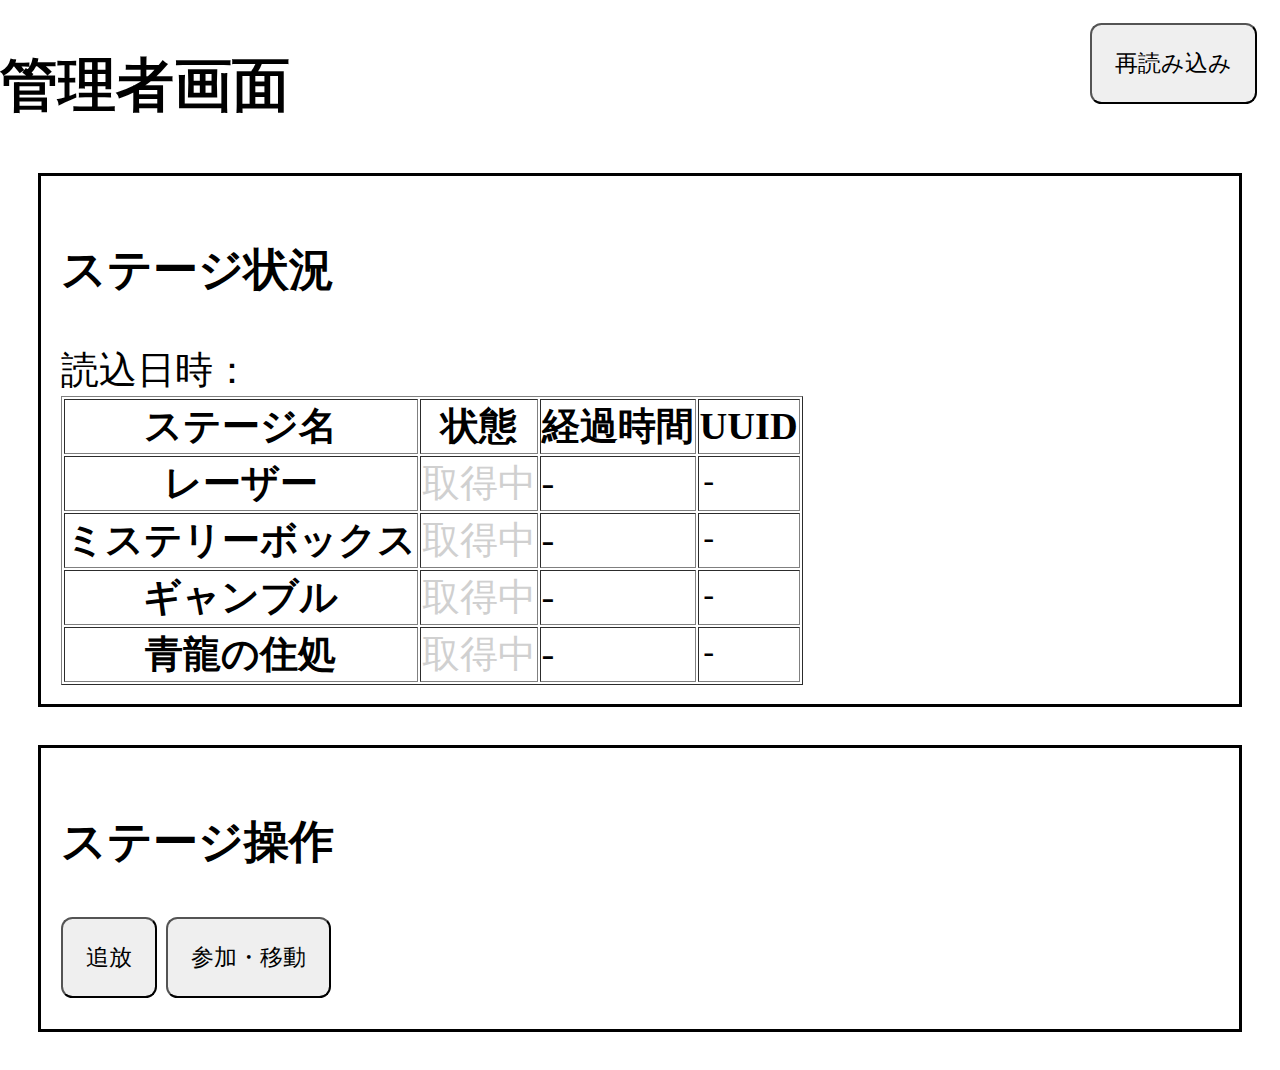
<file: admin/index.html>
<!DOCTYPE html>
<html lang="ja">
<head>
    <meta charset="UTF-8">
    <meta name="viewport" content="width=device-width, initial-scale=1.0">
    <link href="style.css" rel="stylesheet">
    <title>脱出ゲーム　管理者画面</title>
</head>
<body>
    <h2>管理者画面</h2>
    <!-- <span>peer_id: </span><span id="peer_id">接続中</span> -->
    <div class="div-box">
        <h3>ステージ状況</h3>
        <button id="reload-trg">再読み込み</button>
        <span>読込日時：</span><span id="reload-time"></span><br>
        <table border="1">
            <tr>
                <th>ステージ名</th>
                <th>状態</th>
                <th>経過時間</th>
                <th>UUID</th>
            </tr>
            <tr>
                <th>レーザー</th>
                <td id="s1" class="wait">取得中</td> 
                <td id="t1">-</td>
                <td id="u1" class="mono">-</td>
            </tr>
            <!-- <tr>
                <th>謎解き①</th>
                <td id="s2" class="wait">取得中</td> 
                <td id="t2">-</td>
                <td id="u2" class="mono">-</td>
            </tr> -->
            <tr>
                <th>ミステリーボックス</th>
                <td id="s2" class="wait">取得中</td> 
                <td id="t2">-</td>
                <td id="u2" class="mono">-</td>
            </tr>
            <!-- <tr>
                <th>謎解き②</th>
                <td id="s4" class="wait">取得中</td> 
                <td id="t4">-</td>
                <td id="u4" class="mono">-</td>
            </tr> -->
            <tr>
                <th>ギャンブル</th>
                <td id="s3" class="wait">取得中</td> 
                <td id="t3">-</td>
                <td id="u3" class="mono">-</td>
            </tr>
            <tr>
                <th>青龍の住処</th>
                <td id="s4" class="wait">取得中</td> 
                <td id="t4">-</td>
                <td id="u4" class="mono">-</td>
            </tr>
        </table>
    </div>
    <div class="div-box">
        <h3>ステージ操作</h3>
        <button id="kick-trg">追放</button>
        <button id="add-trg">参加・移動</button>
    </div>
    <div id="kicker" class="alert" style="display: none;">
        <div class="dialog">
            <span class="center_text">追放したいユーザーのいるルームを選択</span><br>
            <select id="room-selector">
                <option value="laser">レーザー</option>
                <!-- <option value="mystery_1">謎解き①</option> -->
                <option value="box">ミステリーボックス</option>
                <!-- <option value="mystery_2">謎解き②</option> -->
                <option value="trump">ギャンブル</option>
                <option value="mystery_last">青龍の住処</option>
            </select><br>
            <button id="allow">OK</button>
            <button id="reject">Cancel</button>
        </div>
    </div>
    <div id="adder" class="alert" style="display: none;">
        <div class="dialog">
            <span class="center_text">参加・移動させたいユーザーのUUIDとルームを選択</span><br>
            <input type="text" id="uuid-enter-1" placeholder="8桁" style="width:4em" maxlength="8">-
            <input type="text" id="uuid-enter-2" placeholder="4桁" style="width:2em" maxlength="4">-
            <input type="text" id="uuid-enter-3" placeholder="4桁" style="width:2em" maxlength="4">-
            <input type="text" id="uuid-enter-4" placeholder="4桁" style="width:2em" maxlength="4">-
            <input type="text" id="uuid-enter-5" placeholder="12桁" style="width:6em" maxlength="12">
            <button id="generate-uuid">UUID生成</button>
            <select id="room-selector">
                <option value="laser">レーザー</option>
                <!-- <option value="mystery_1">謎解き①</option> -->
                <option value="box">ミステリーボックス</option>
                <!-- <option value="mystery_2">謎解き②</option> -->
                <option value="trump">ギャンブル</option>
                <option value="mystery_last">青龍の住処</option>
            </select><br>
            <button id="allow">OK</button>
            <button id="reject">Cancel</button>
        </div>
    </div>
    <!-- <div class="div-box">
        <h3>接続中ユーザー</h3>
        <table border="1" id="connecting_users">
            <tr>
                <th>UUID</th>
                <th>PeerID</th>
                <th>送信状態</th>
                <th>受信状態</th>
            </tr>
        </table>
    </div> -->
    <script
        src="https://code.jquery.com/jquery-3.7.1.slim.min.js"
        integrity="sha256-kmHvs0B+OpCW5GVHUNjv9rOmY0IvSIRcf7zGUDTDQM8="
        crossorigin="anonymous"
    ></script>
    <!-- <script src="https://cdn.jsdelivr.net/npm/@skyway-sdk/room/dist/skyway_room-latest.js"></script> -->
    <script src="main.js"></script>
</body>
</html>
</file>
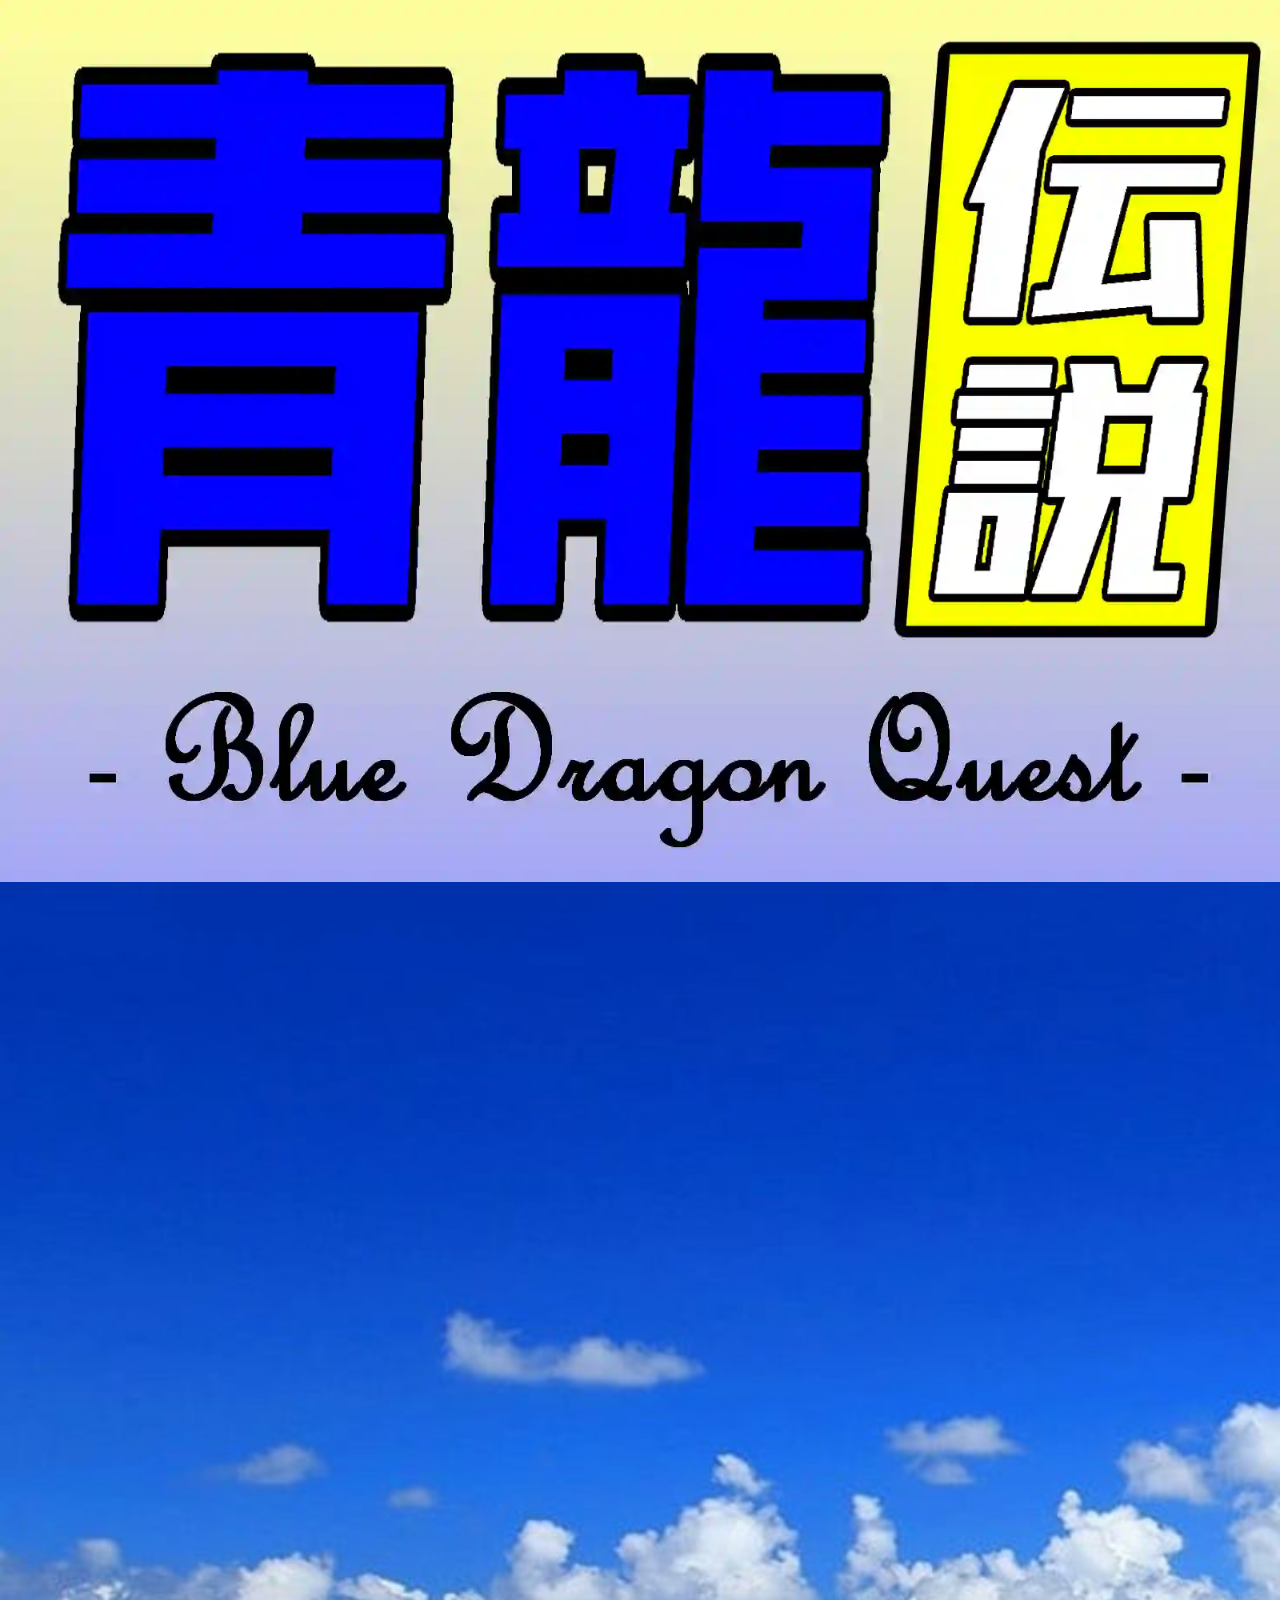
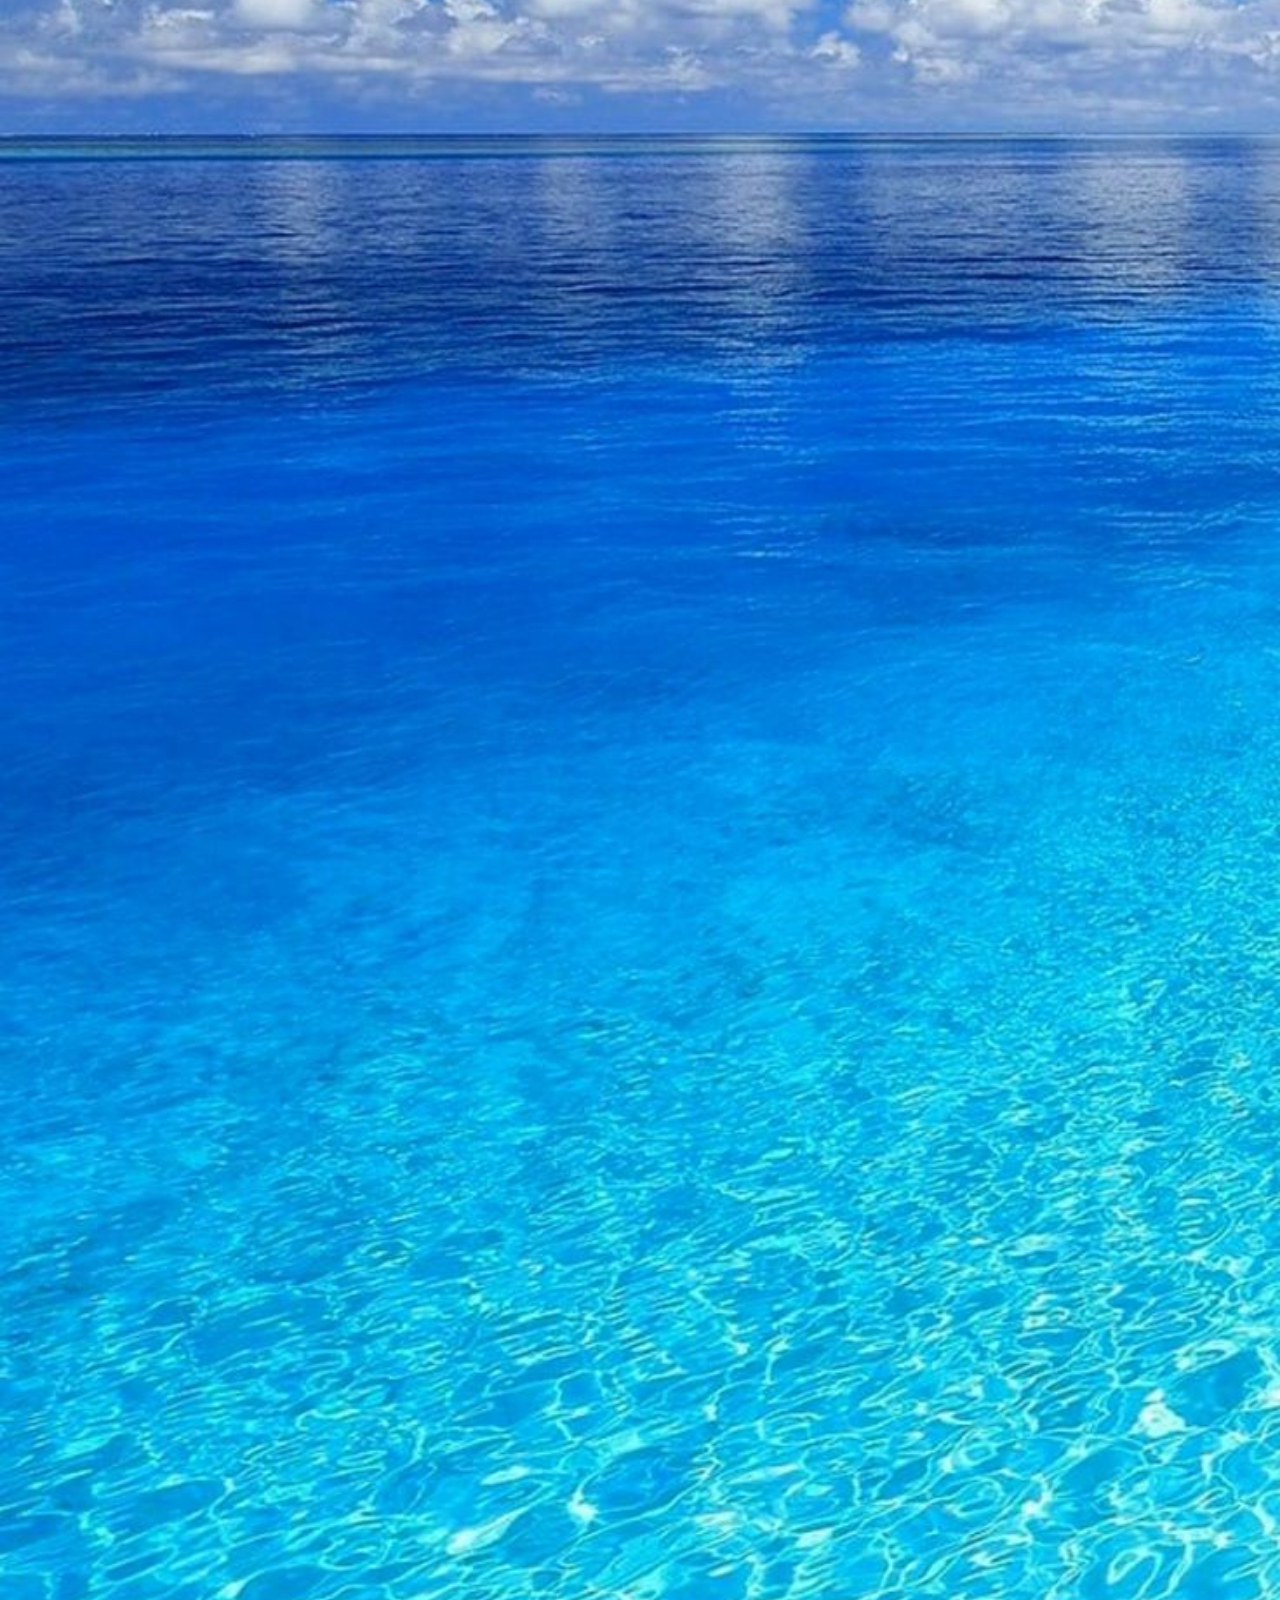
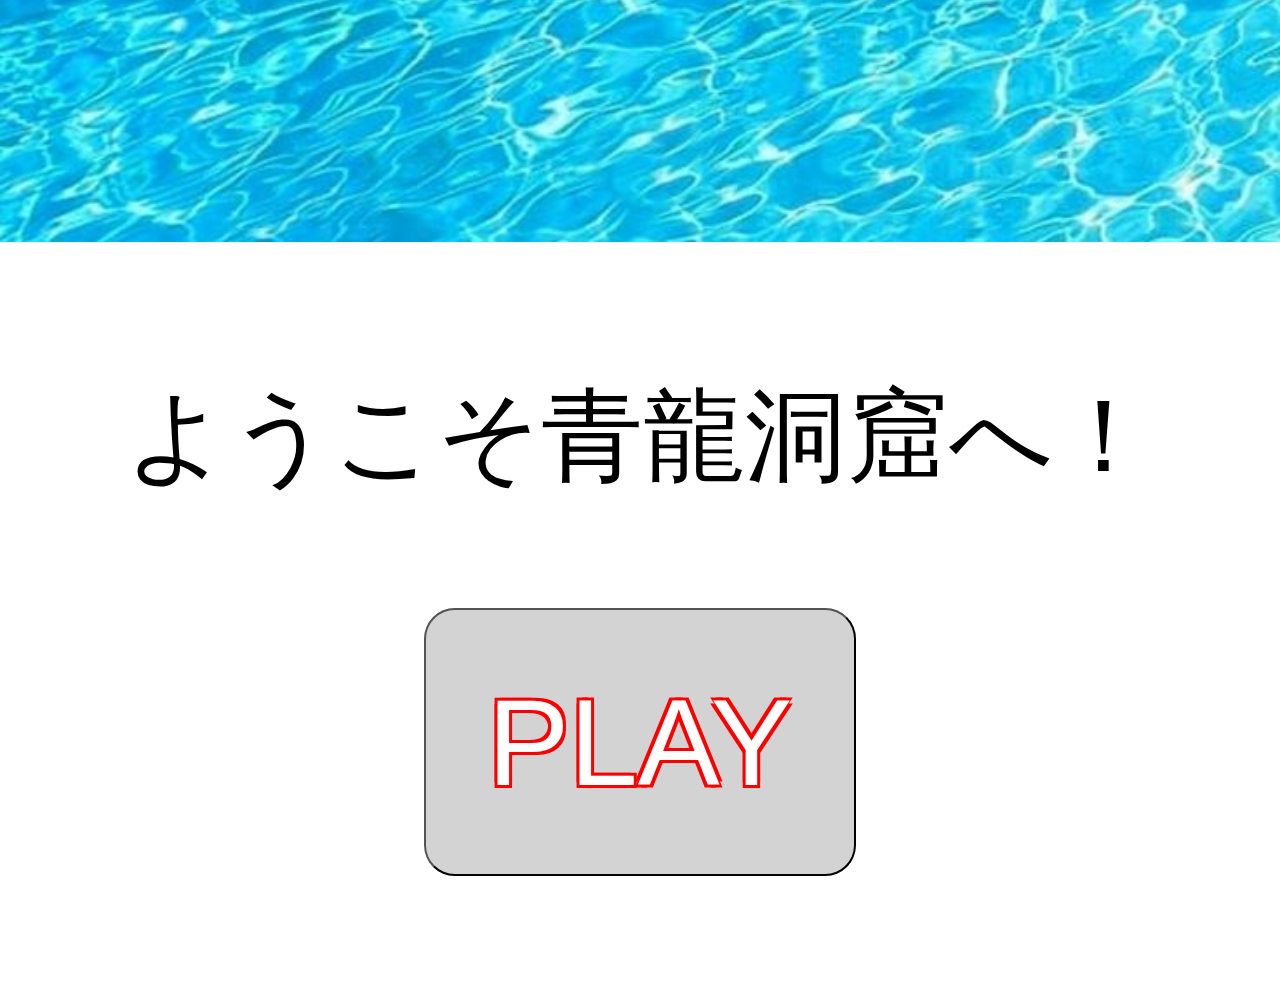
<file: introduction/index.html>
<!DOCTYPE html>
<html lang="ja">
<head>
    <meta charset="UTF-8">
    <meta name="viewport" content="width=device-width, initial-scale=1.0">
    <link href="style.css" rel="stylesheet">
    <title>青龍伝説 -説明-</title>
</head>
<body>
    <img class="title_banner" src="../img/title.webp">
    <img class="ocean" src="../img/ocean.jpeg">
    <p class="explain_text">
        ようこそ青龍洞窟へ！
    </p>
    <button class="next_page" onclick="location.href = '../rule/index.html'">
        <span class="play-txt">PLAY</span>
    </button>
</body>
</html>
</file>
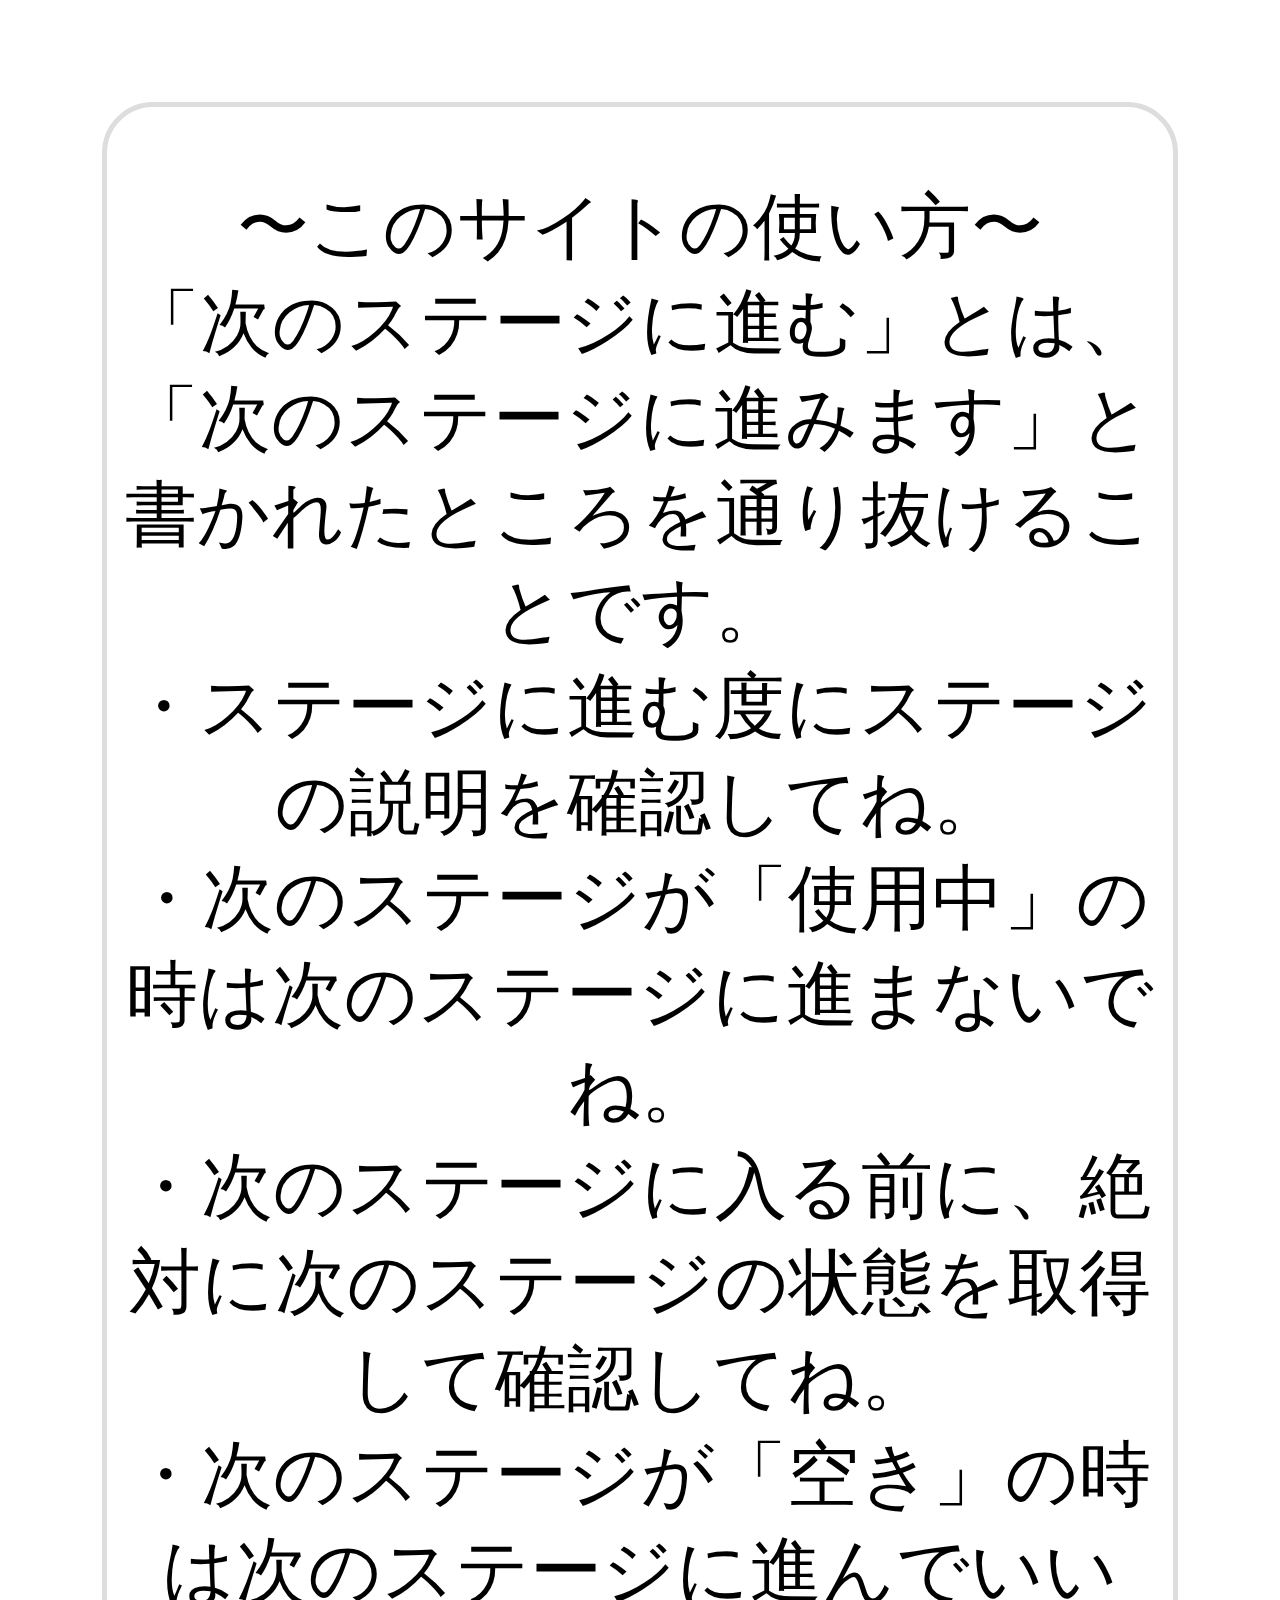
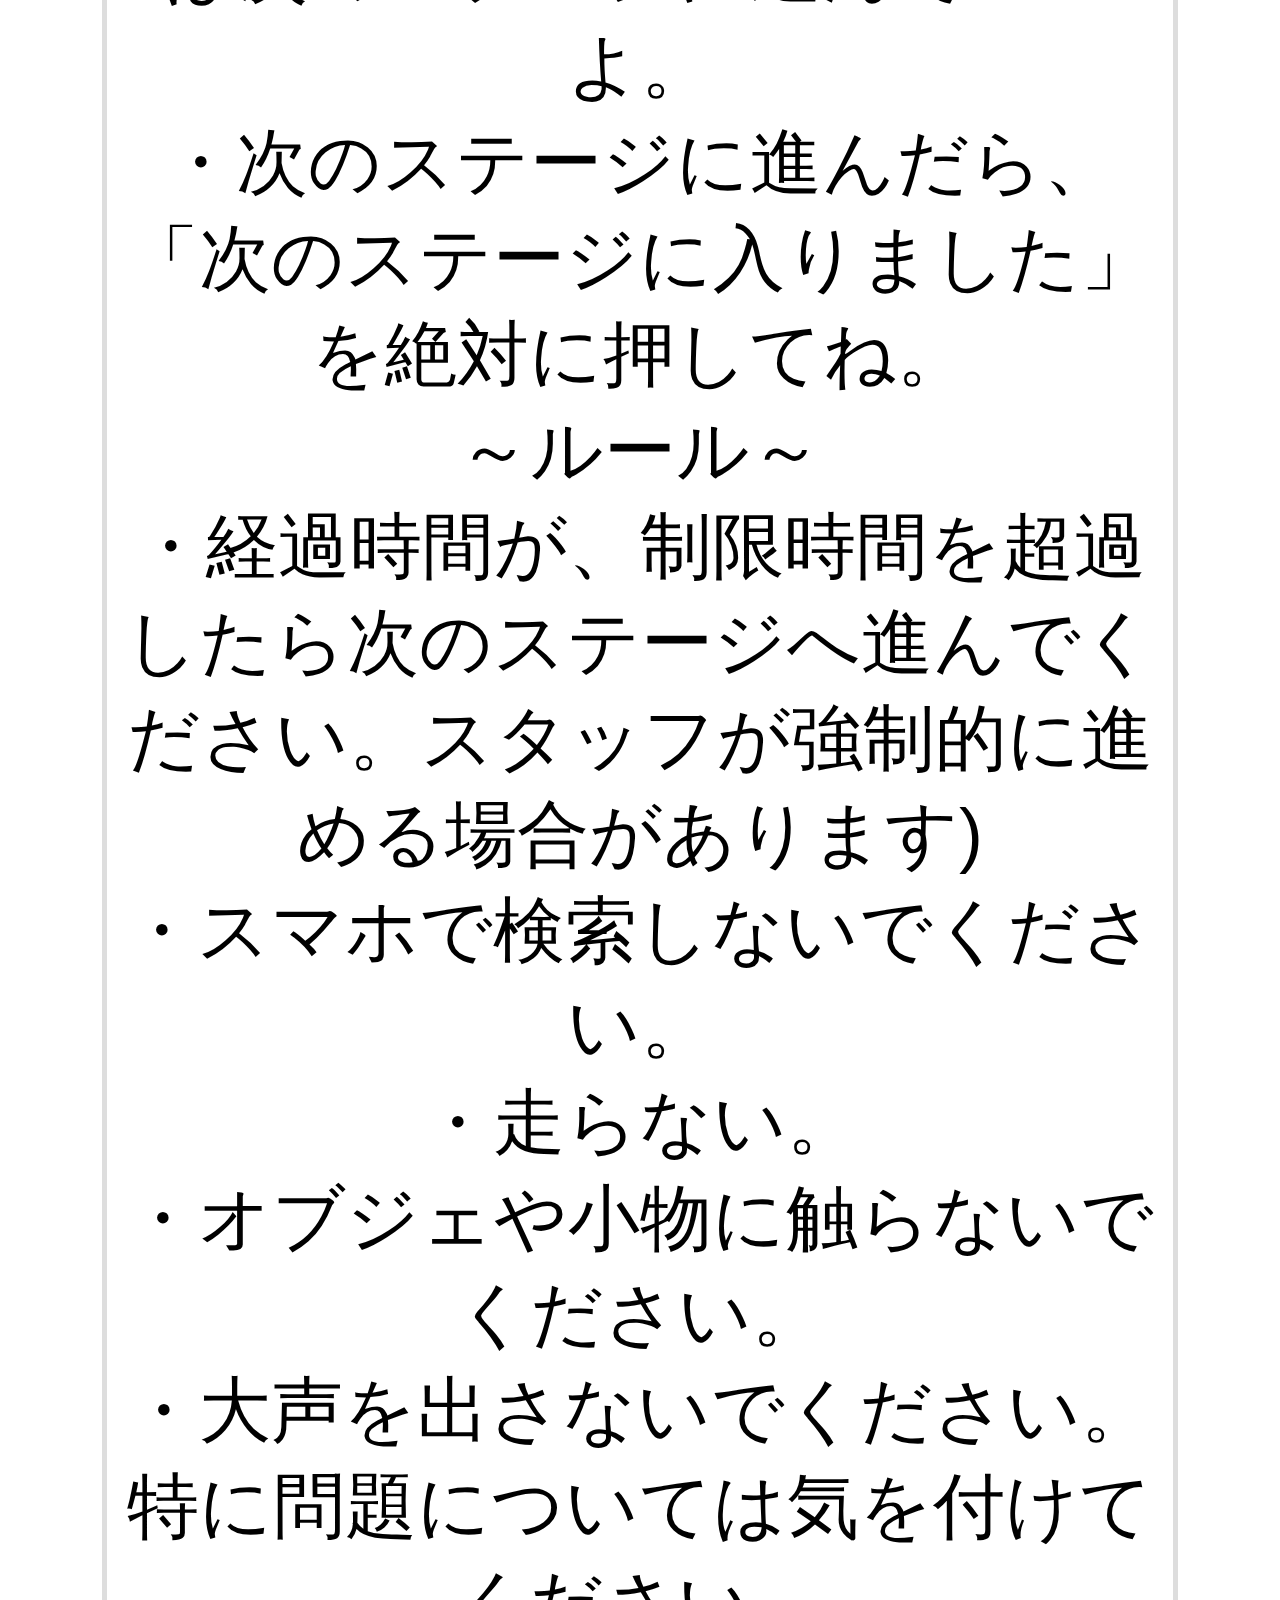
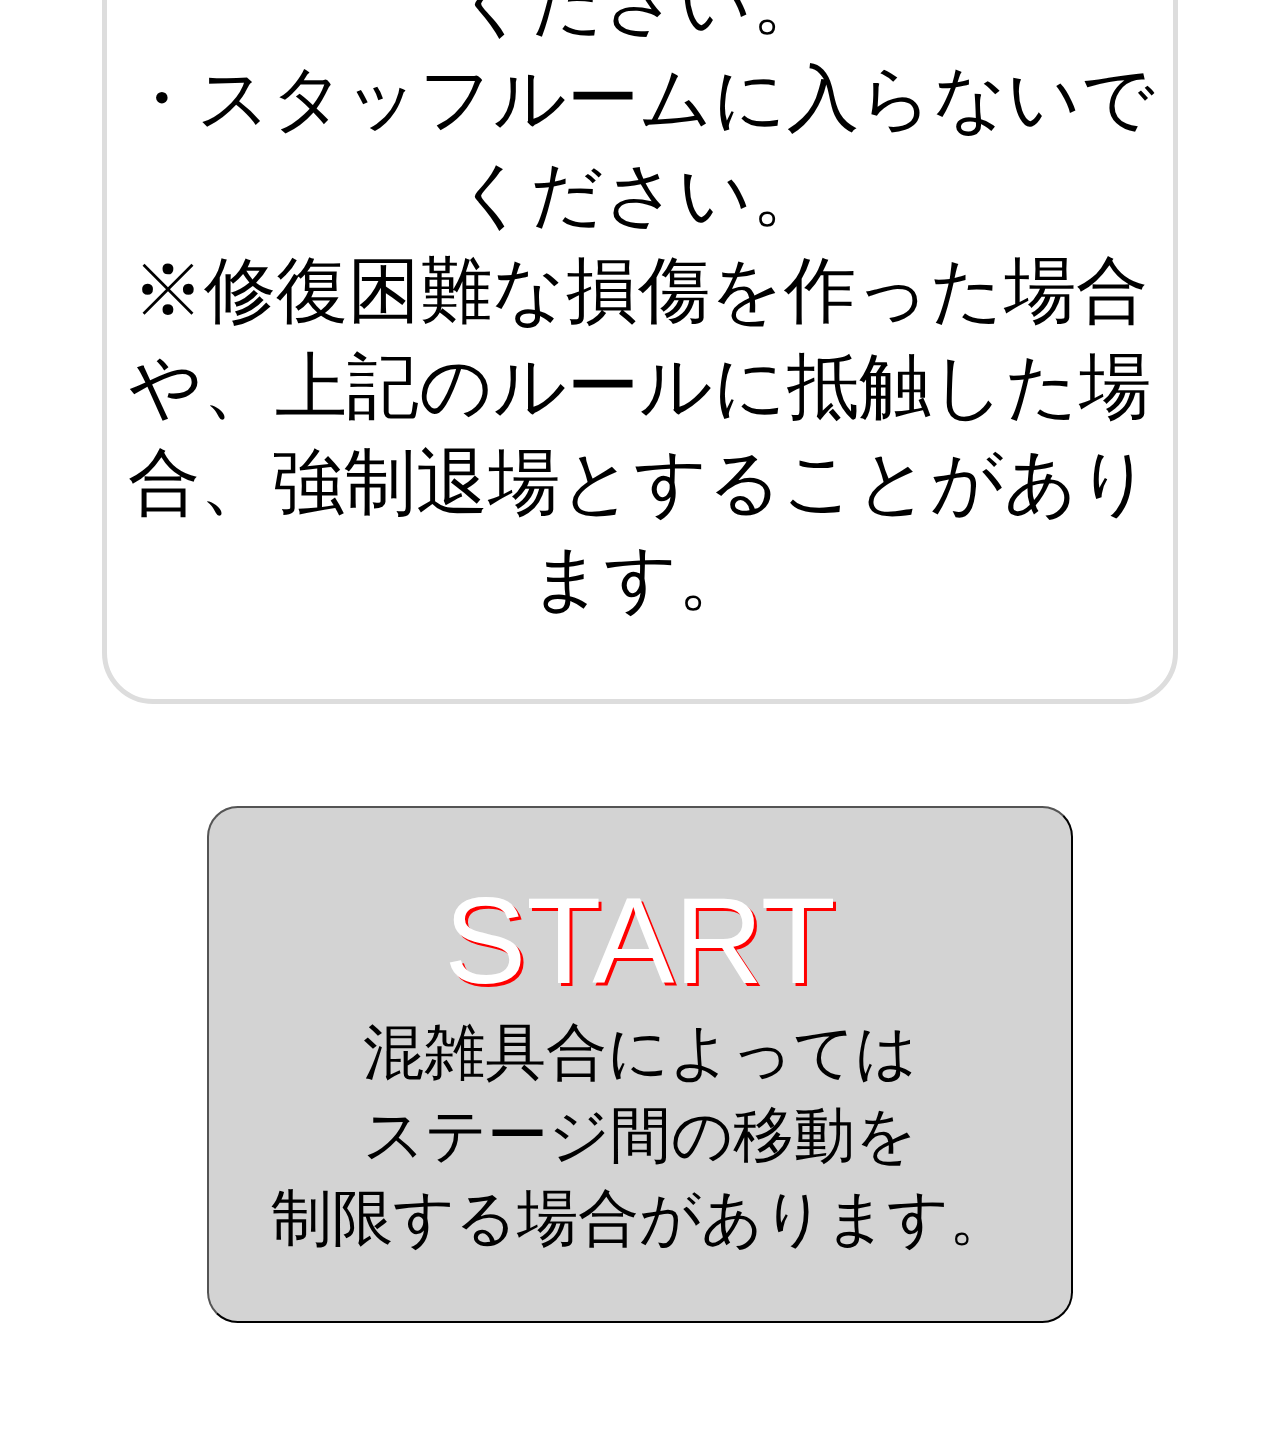
<file: rule/index.html>
<!DOCTYPE html>
<html lang="ja">
<head>
    <meta charset="UTF-8">
    <meta name="viewport" content="width=device-width, initial-scale=1.0">
    <link href="style.css" rel="stylesheet">
    <title>青龍伝説 -ルール説明-</title>
</head>
<body>
    <!-- <img class="ocean" src="./img/ocean.jpeg"> -->
    <div class="simple-box">
        <p class="explain_text">
            〜このサイトの使い方〜<br>
           「次のステージに進む」とは、「次のステージに進みます」と書かれたところを通り抜けることです。<br>
            ・ステージに進む度にステージの説明を確認してね。<br>
            ・次のステージが「使用中」の時は次のステージに進まないでね。<br>
            ・次のステージに入る前に、絶対に次のステージの状態を取得して確認してね。<br>
            ・次のステージが「空き」の時は次のステージに進んでいいよ。<br>
            ・次のステージに進んだら、「次のステージに入りました」を絶対に押してね。<br>
            ～ルール～<br>
            ・経過時間が、制限時間を超過したら次のステージへ進んでください。スタッフが強制的に進める場合があります)<br>
            ・スマホで検索しないでください。<br>
            ・走らない。<br>
            ・オブジェや小物に触らないでください。<br>
            ・大声を出さないでください。特に問題については気を付けてください。<br>
            ・スタッフルームに入らないでください。<br>
            ※修復困難な損傷を作った場合や、上記のルールに抵触した場合、強制退場とすることがあります。
        </p>
    </div>
    <button class="next_page" onclick="location.href = '../guest/index.html'">
        <span class="play-txt">START</span><br>
        混雑具合によっては<br>ステージ間の移動を<br>制限する場合があります。
    </button>
</body>
</html>
</file>
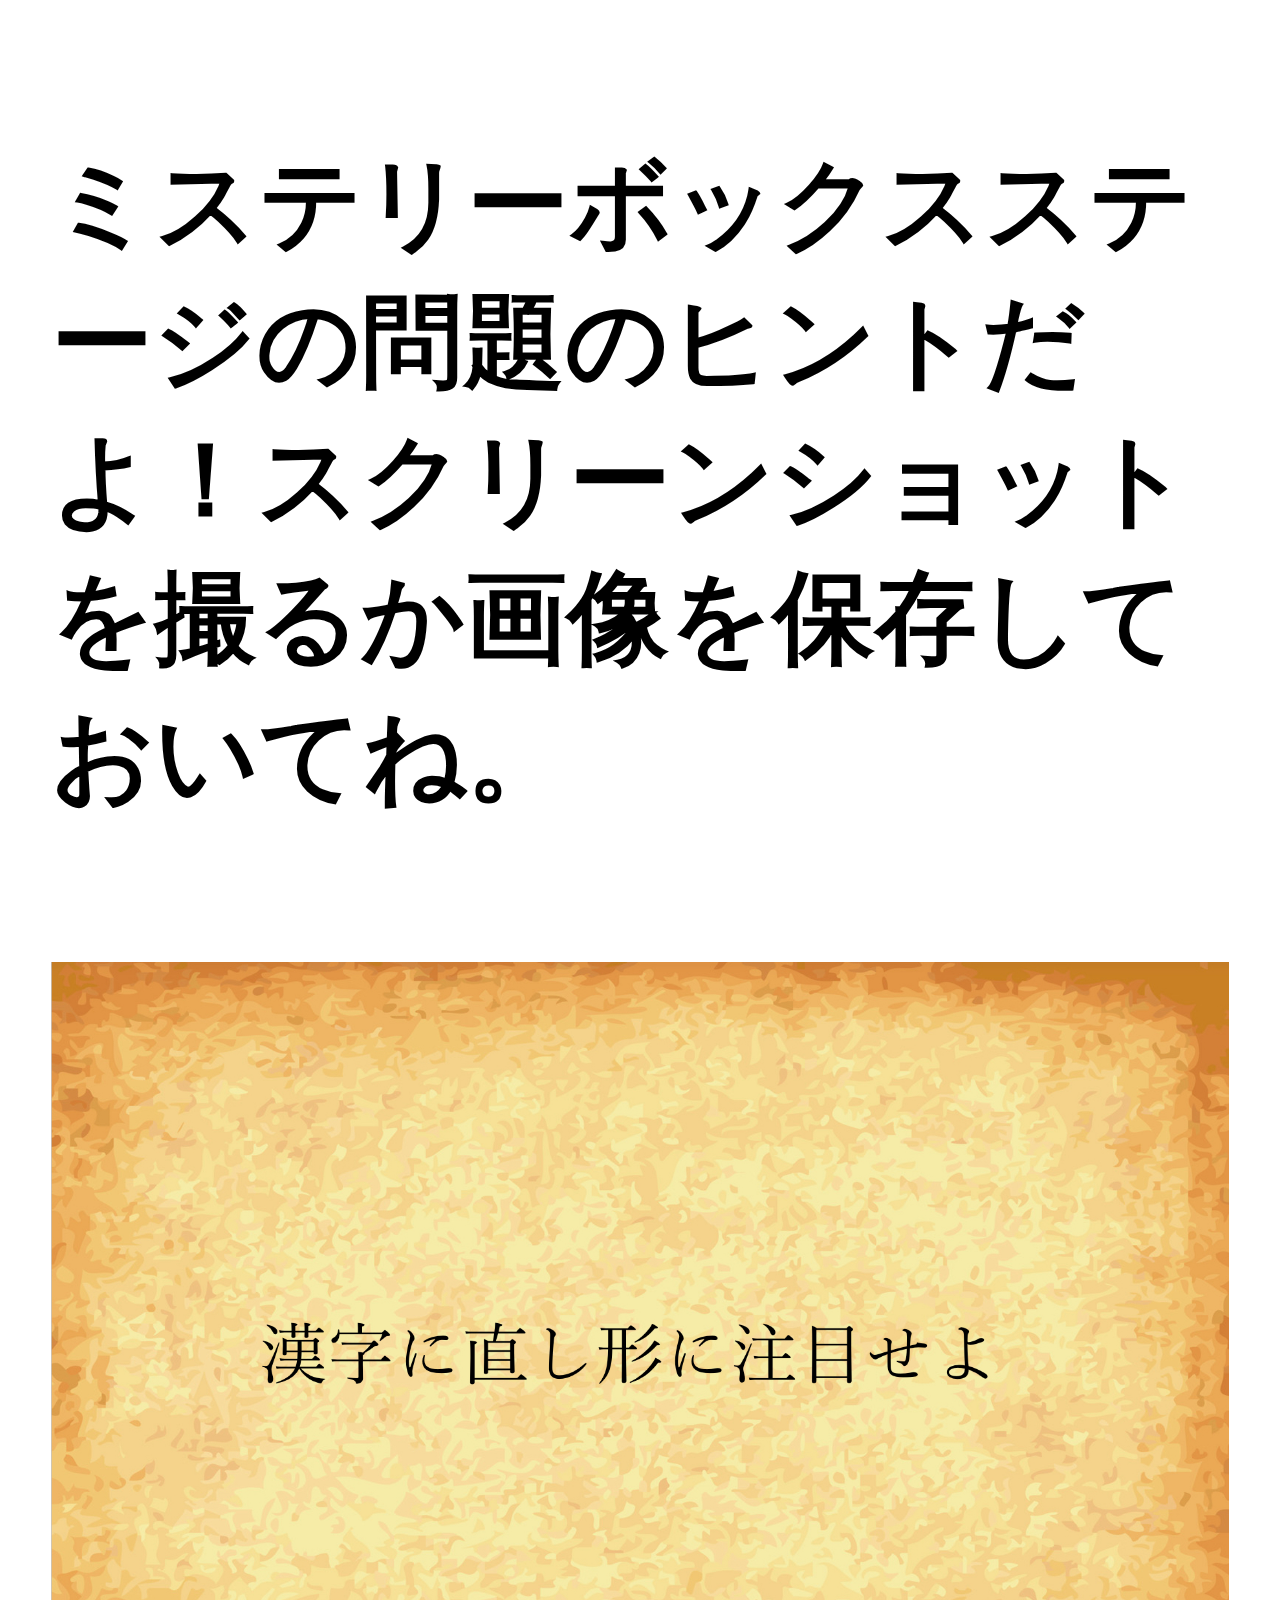
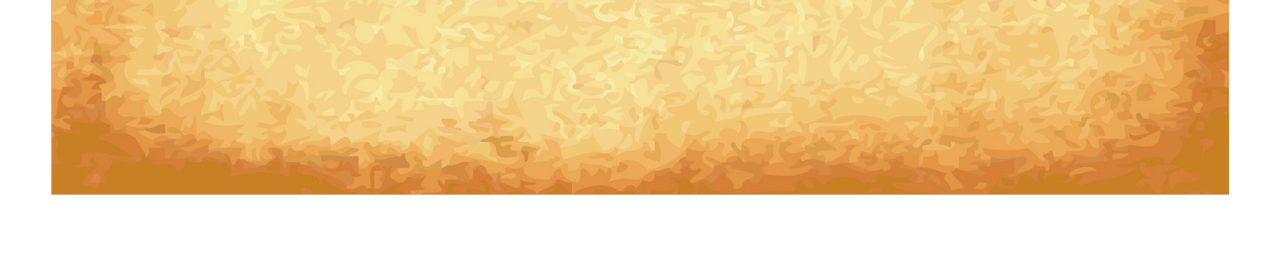
<file: hints/6d386407-5588-4181-99f7-c221aa18b8e6.html>
<!DOCTYPE html>
<html lang="ja">
<head>
    <meta charset="UTF-8">
    <meta name="viewport" content="width=device-width, initial-scale=1.0">
    <link href="style.css" rel="stylesheet">
    <title>ミステリーボックスヒント</title>
</head>
<body>
    <h4>ミステリーボックスステージの問題のヒントだよ！スクリーンショットを撮るか画像を保存しておいてね。</h4>
    <img src="6d386407-5588-4181-99f7-c221aa18b8e6.png">
</body>
</html>
</file>
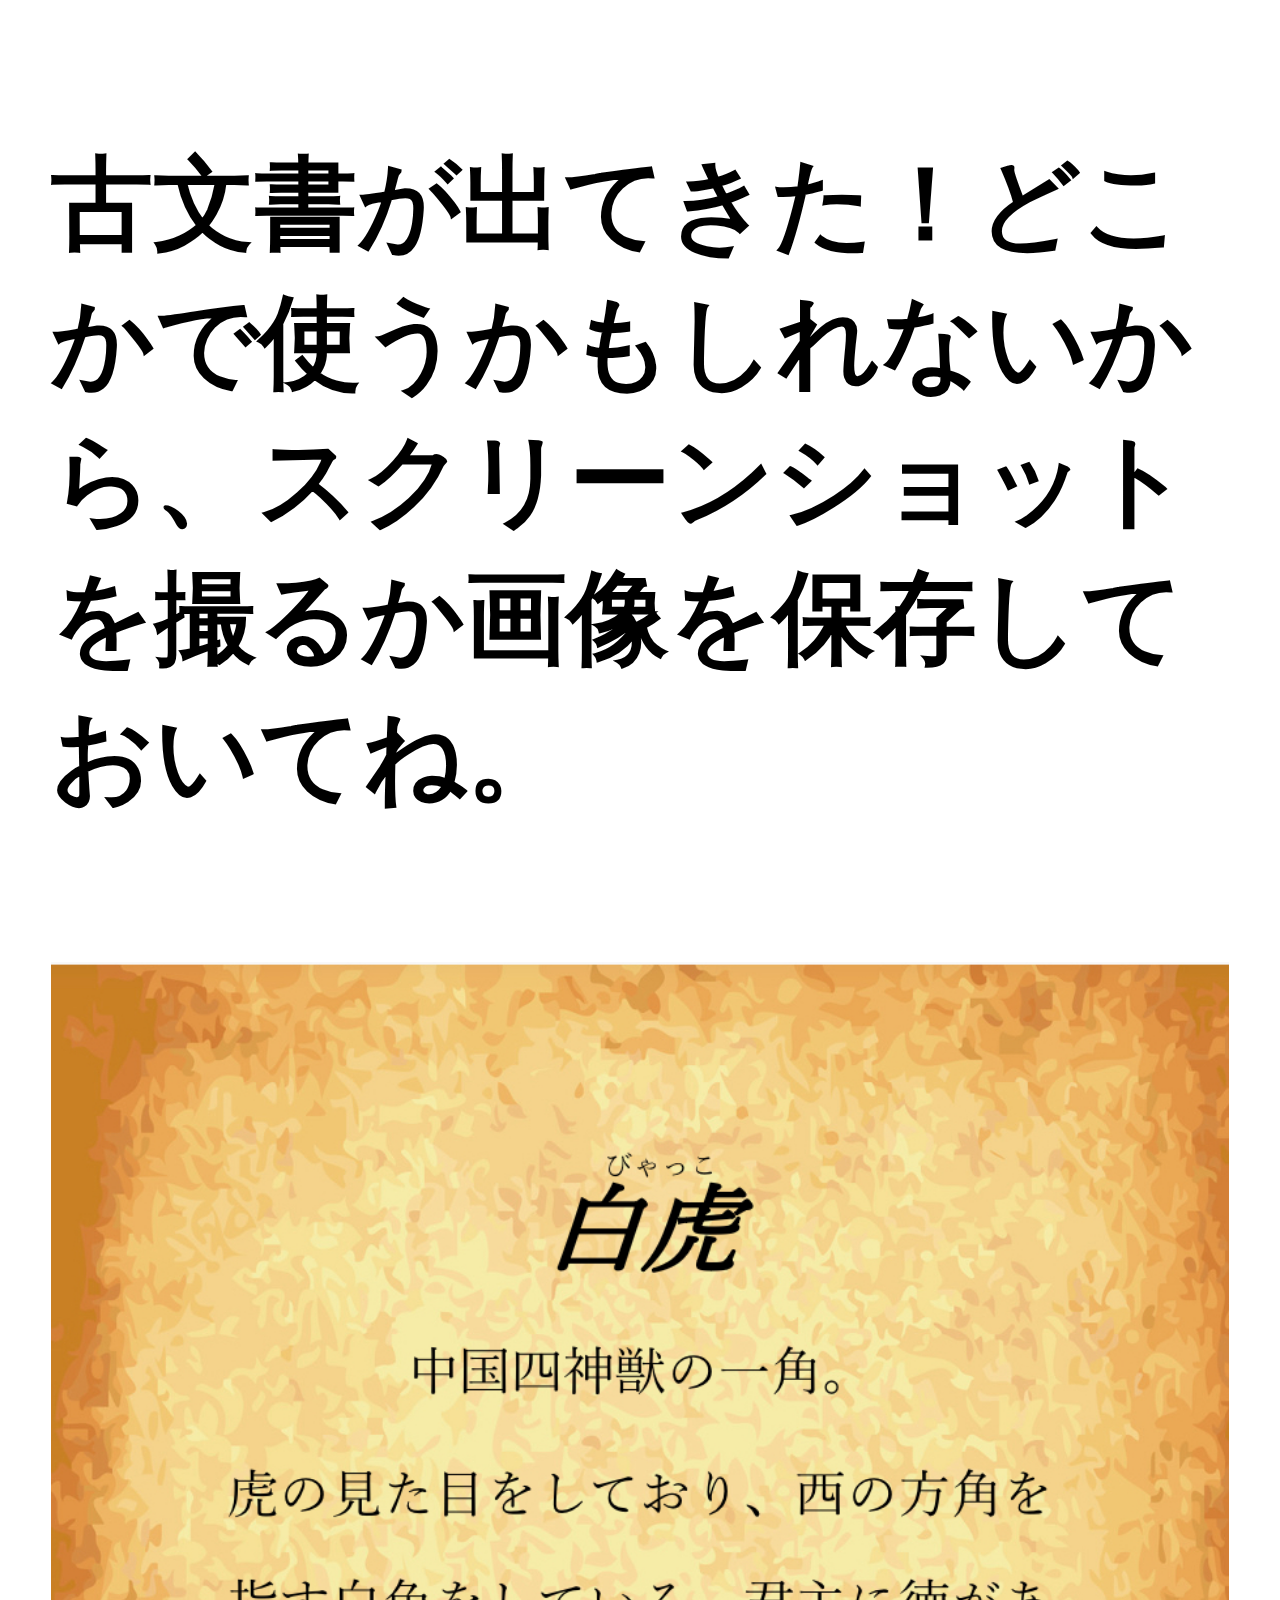
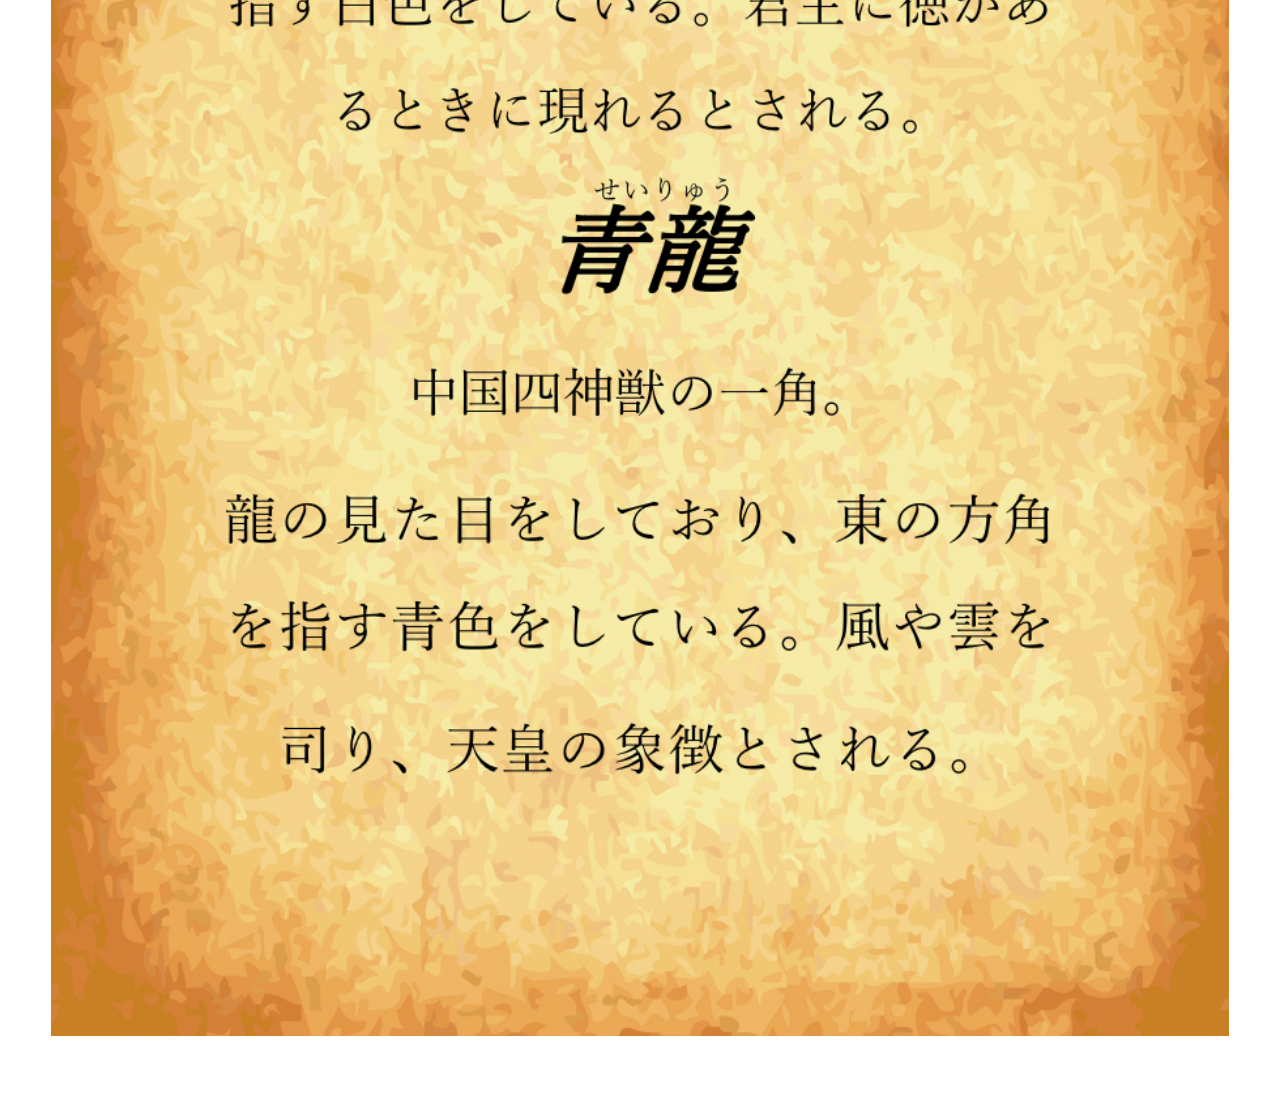
<file: hints/743696eb-e8df-4320-ab6e-5083070b76a0.html>
<!DOCTYPE html>
<html lang="ja">
<head>
    <meta charset="UTF-8">
    <meta name="viewport" content="width=device-width, initial-scale=1.0">
    <link href="style.css" rel="stylesheet">
    <title>レーザー古文書</title>
</head>
<body>
    <h4>古文書が出てきた！どこかで使うかもしれないから、スクリーンショットを撮るか画像を保存しておいてね。</h4>
    <img src="743696eb-e8df-4320-ab6e-5083070b76a0.png">
</body>
</html>
</file>
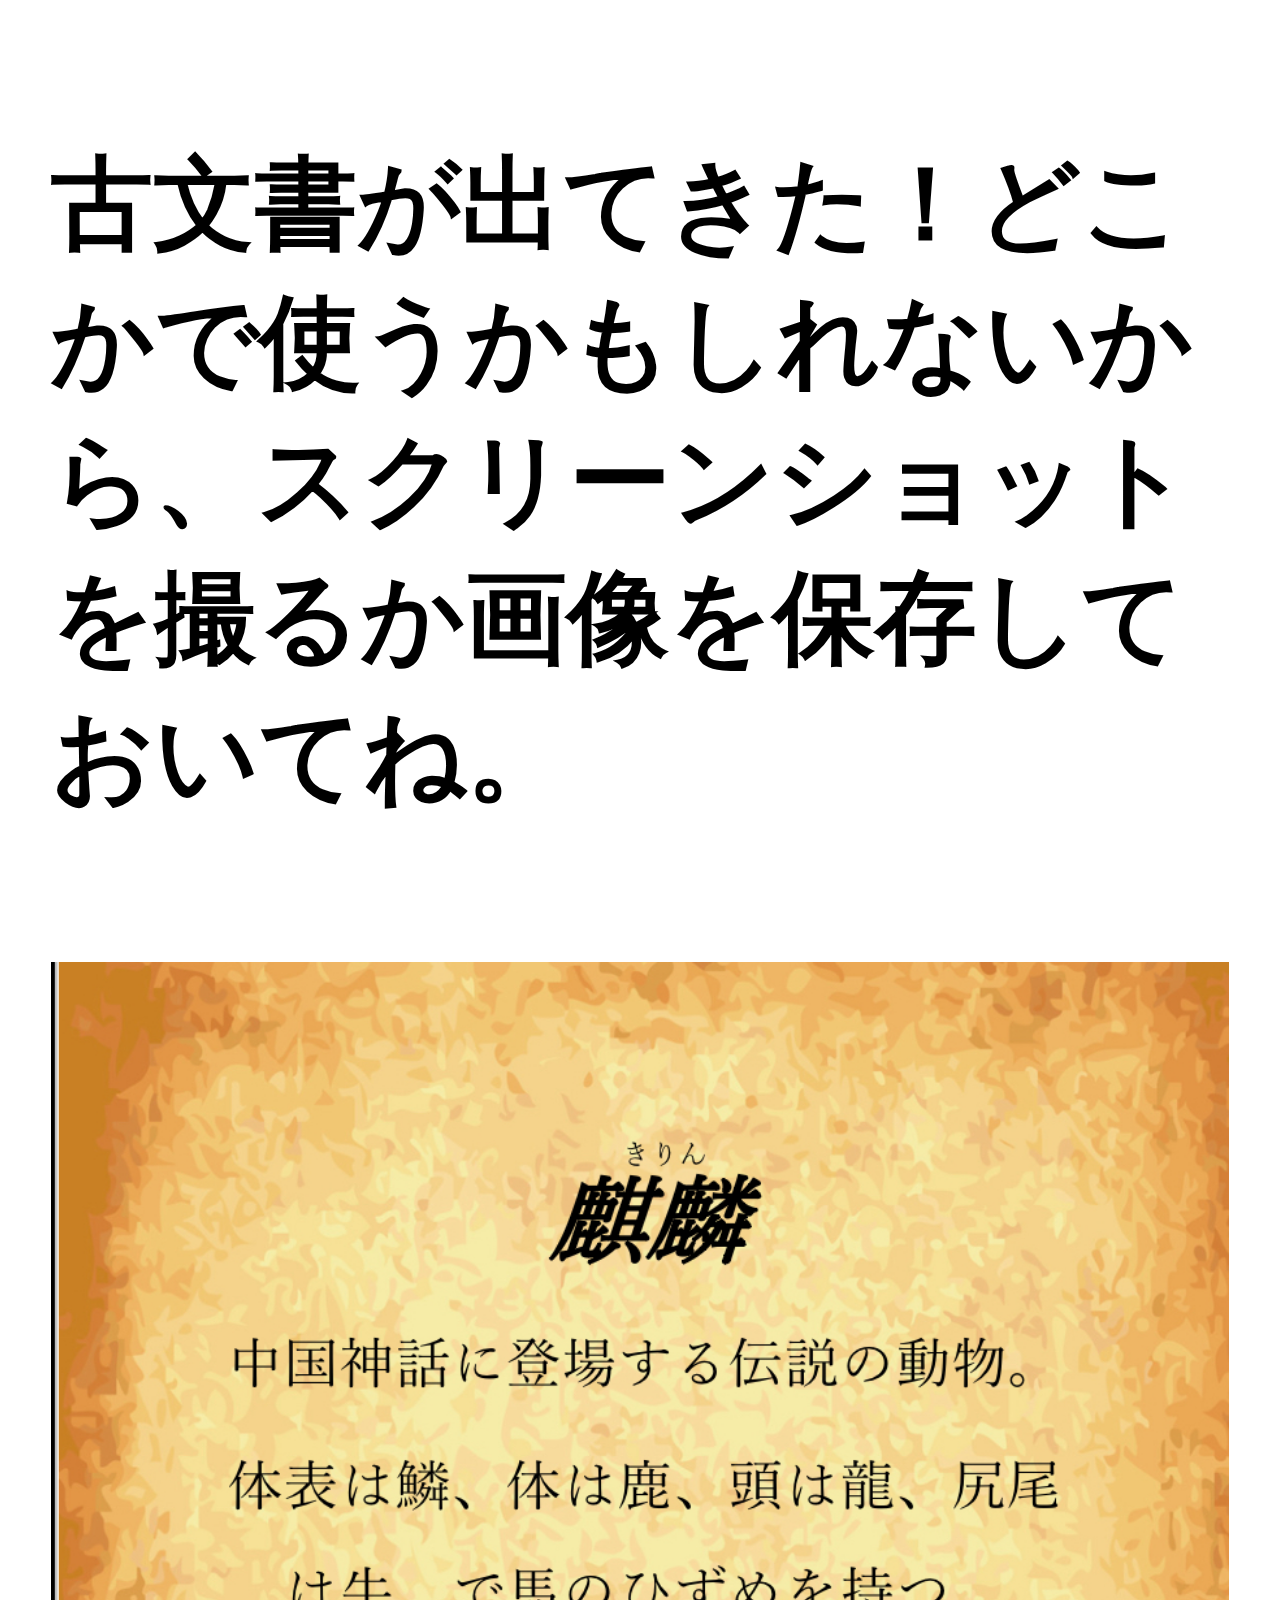
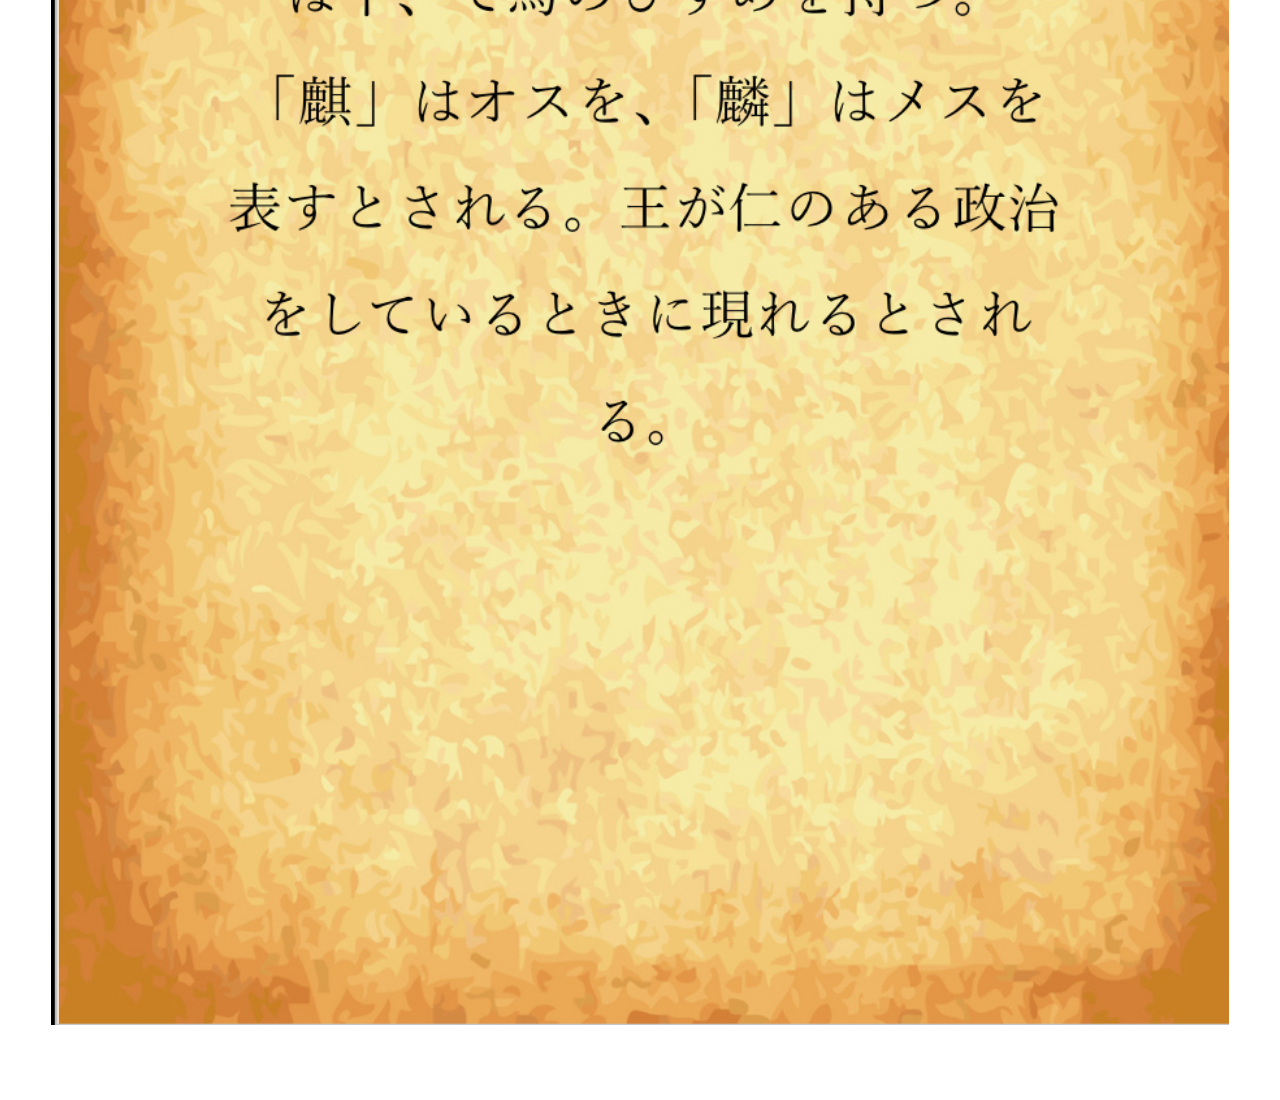
<file: hints/7fd8fefb-ece2-4bc0-b0d5-81dceaec0f53.html>
<!DOCTYPE html>
<html lang="ja">
<head>
    <meta charset="UTF-8">
    <meta name="viewport" content="width=device-width, initial-scale=1.0">
    <link href="style.css" rel="stylesheet">
    <title>ギャンブル古文書</title>
</head>
<body>
    <h4>古文書が出てきた！どこかで使うかもしれないから、スクリーンショットを撮るか画像を保存しておいてね。</h4>
    <img src="7fd8fefb-ece2-4bc0-b0d5-81dceaec0f53.png">
</body>
</html>
</file>
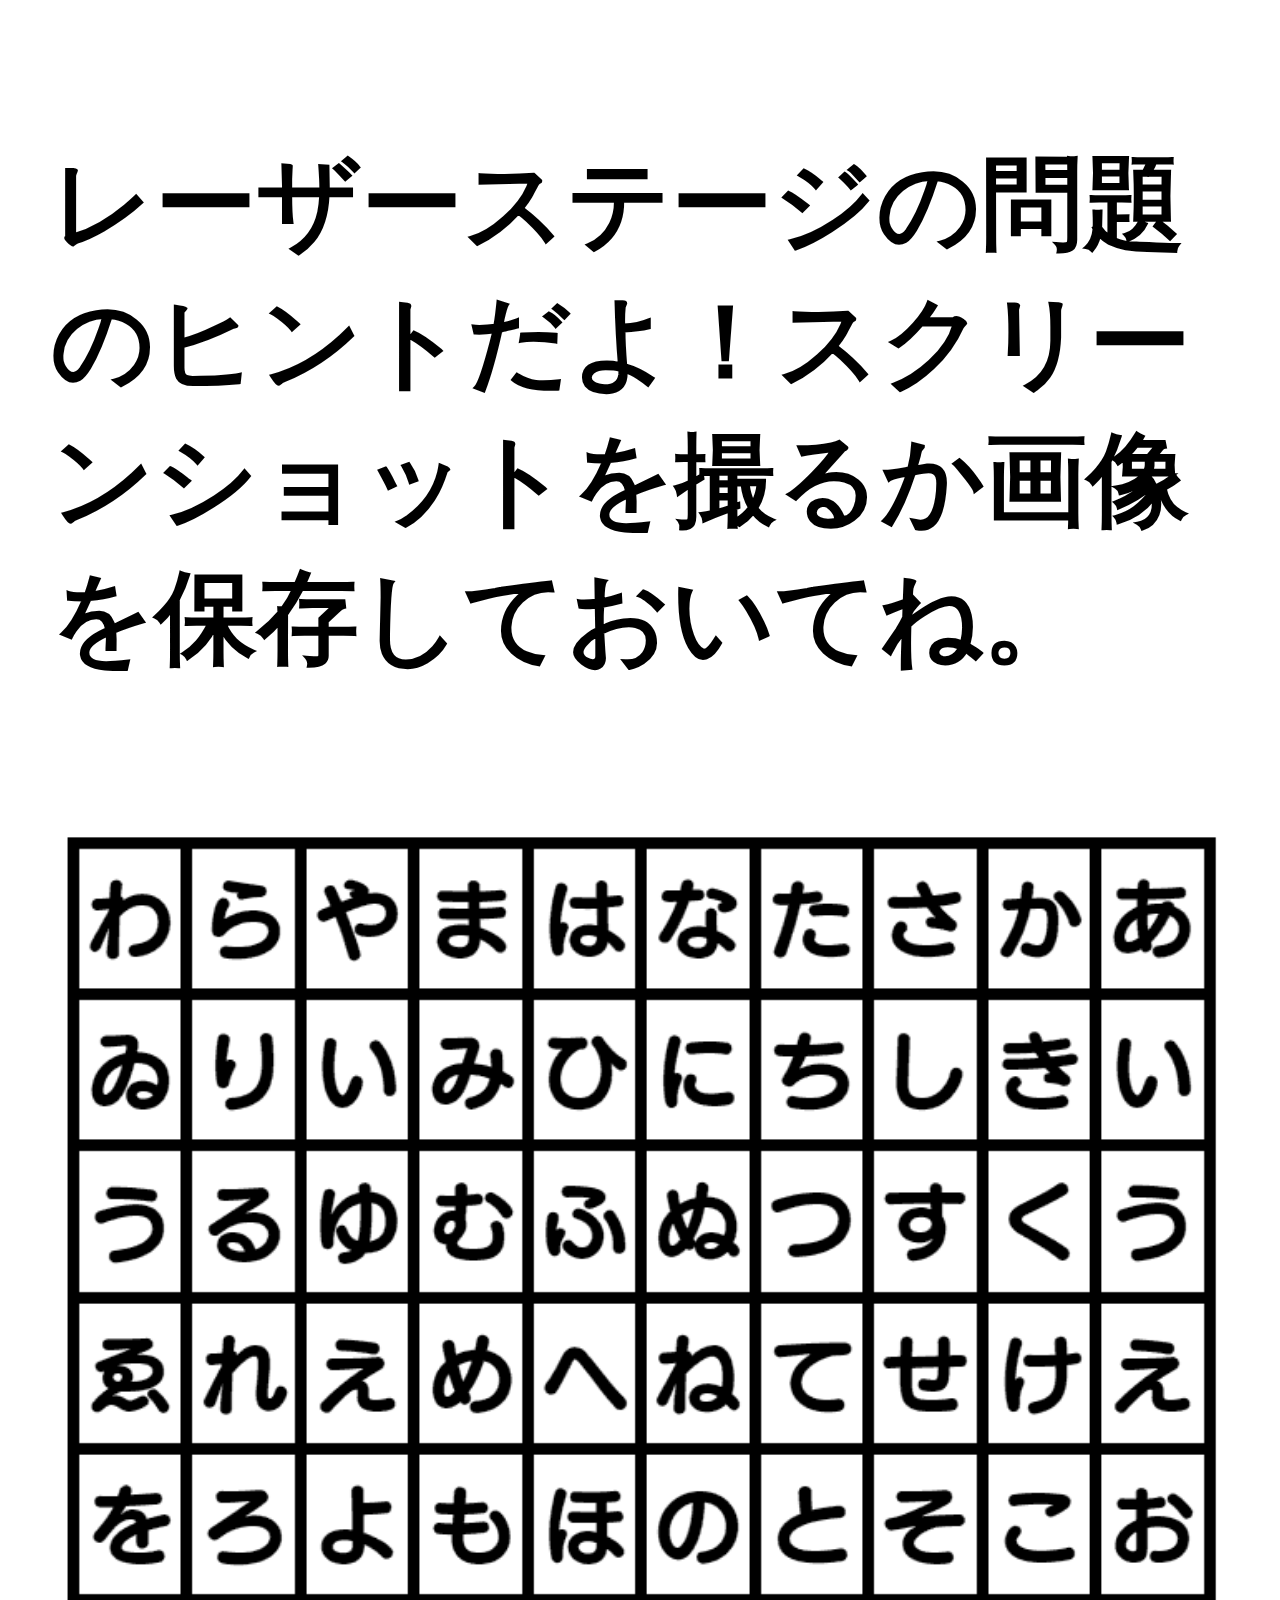
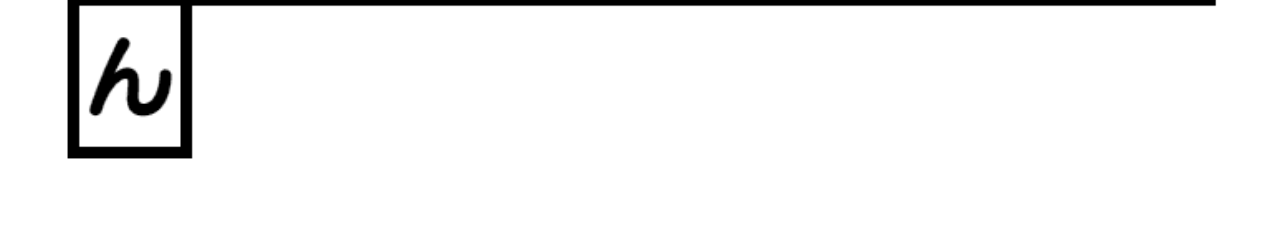
<file: hints/8dcd2a33-dc4f-41e4-98ab-a24ca0643085.html>
<!DOCTYPE html>
<html lang="ja">
<head>
    <meta charset="UTF-8">
    <meta name="viewport" content="width=device-width, initial-scale=1.0">
    <link href="style.css" rel="stylesheet">
    <title>レーザーヒント</title>
</head>
<body>
    <h4>レーザーステージの問題のヒントだよ！スクリーンショットを撮るか画像を保存しておいてね。</h4>
    <img src="8dcd2a33-dc4f-41e4-98ab-a24ca0643085.png">
</body>
</html>
</file>
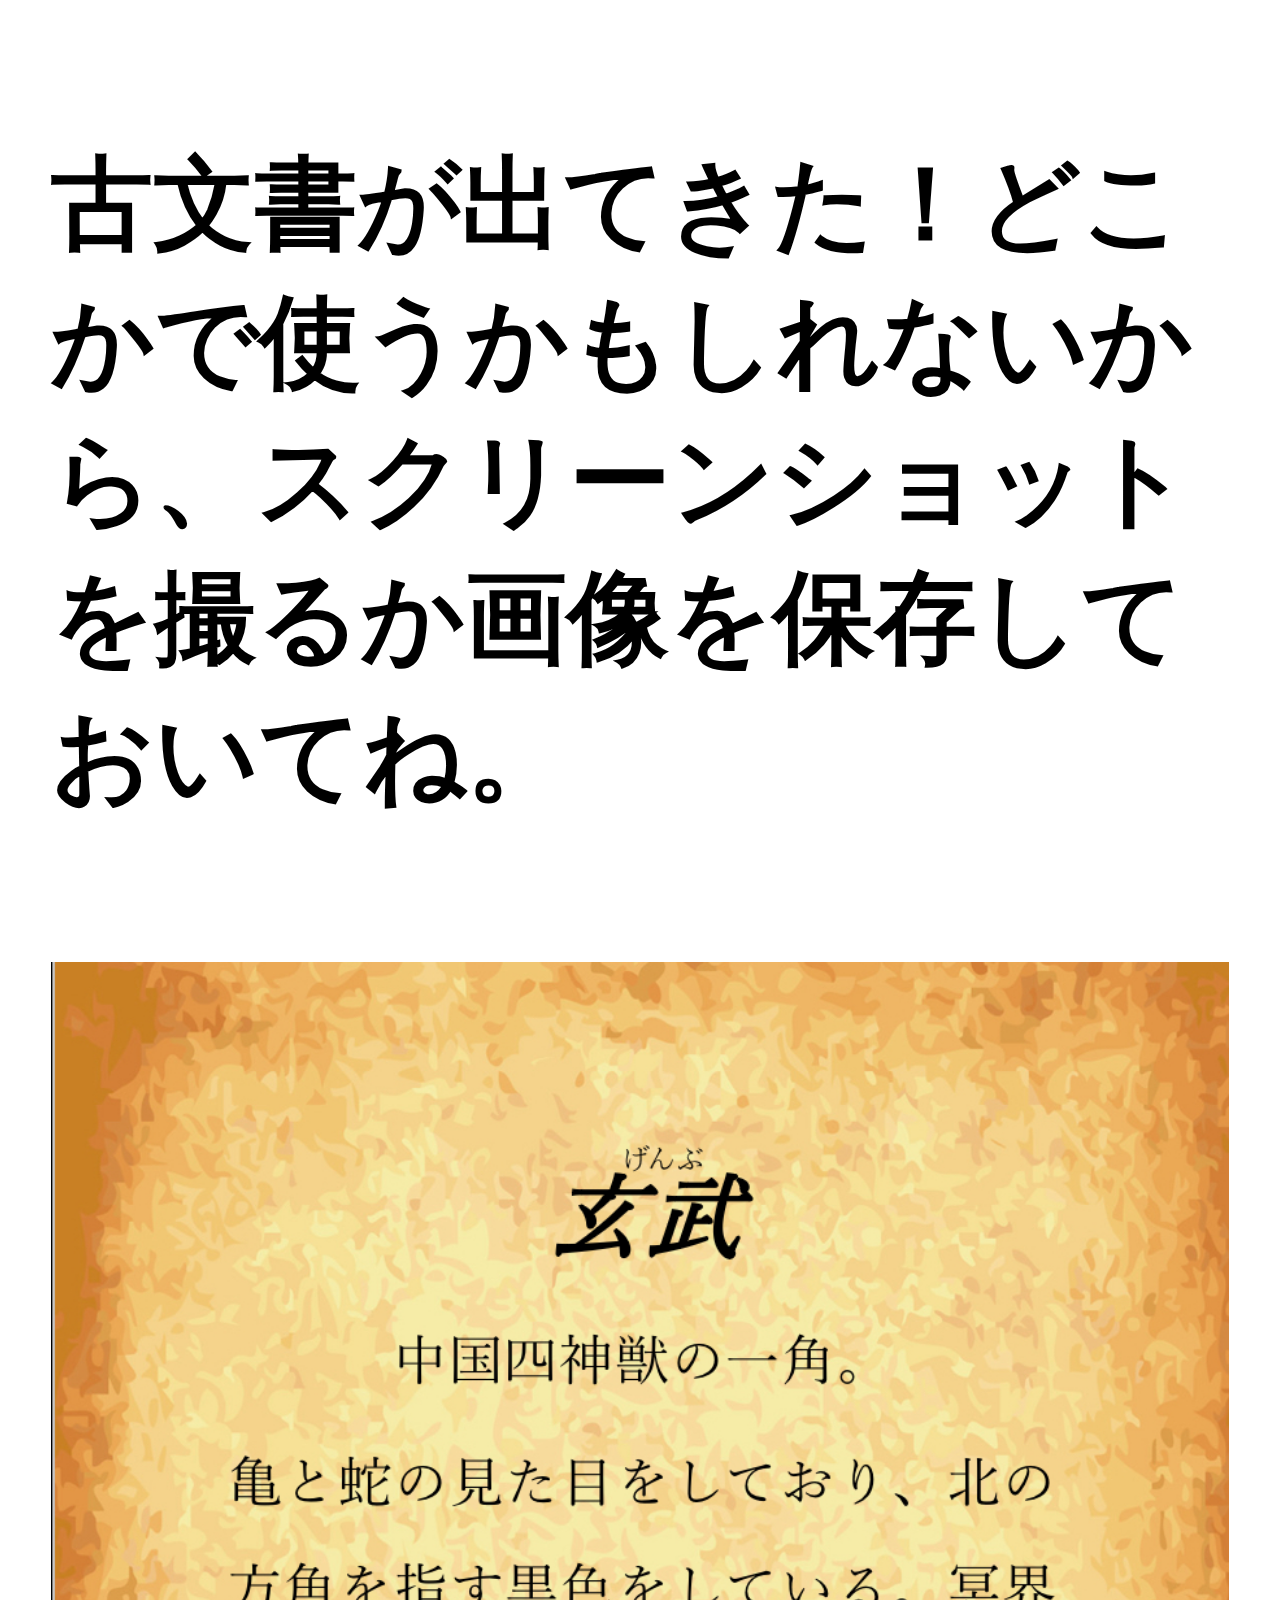
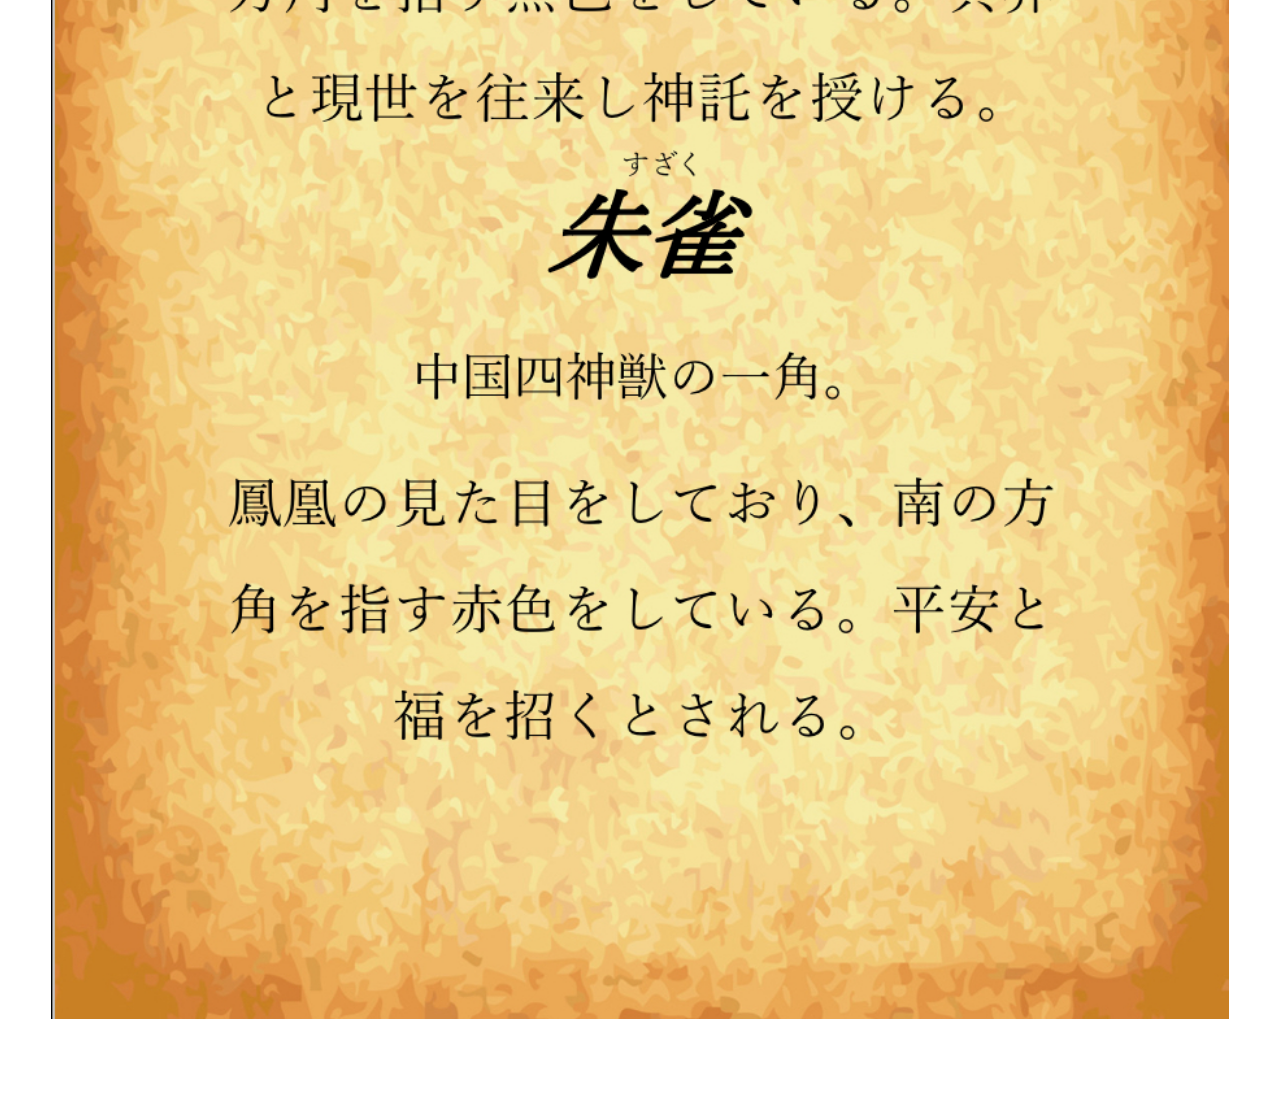
<file: hints/9b9f676e-7ce1-42f6-a143-9061be155afc.html>
<!DOCTYPE html>
<html lang="ja">
<head>
    <meta charset="UTF-8">
    <meta name="viewport" content="width=device-width, initial-scale=1.0">
    <link href="style.css" rel="stylesheet">
    <title>ミステリーボックス古文書</title>
</head>
<body>
    <h4>古文書が出てきた！どこかで使うかもしれないから、スクリーンショットを撮るか画像を保存しておいてね。</h4>
    <img src="9b9f676e-7ce1-42f6-a143-9061be155afc.png">
</body>
</html>
</file>
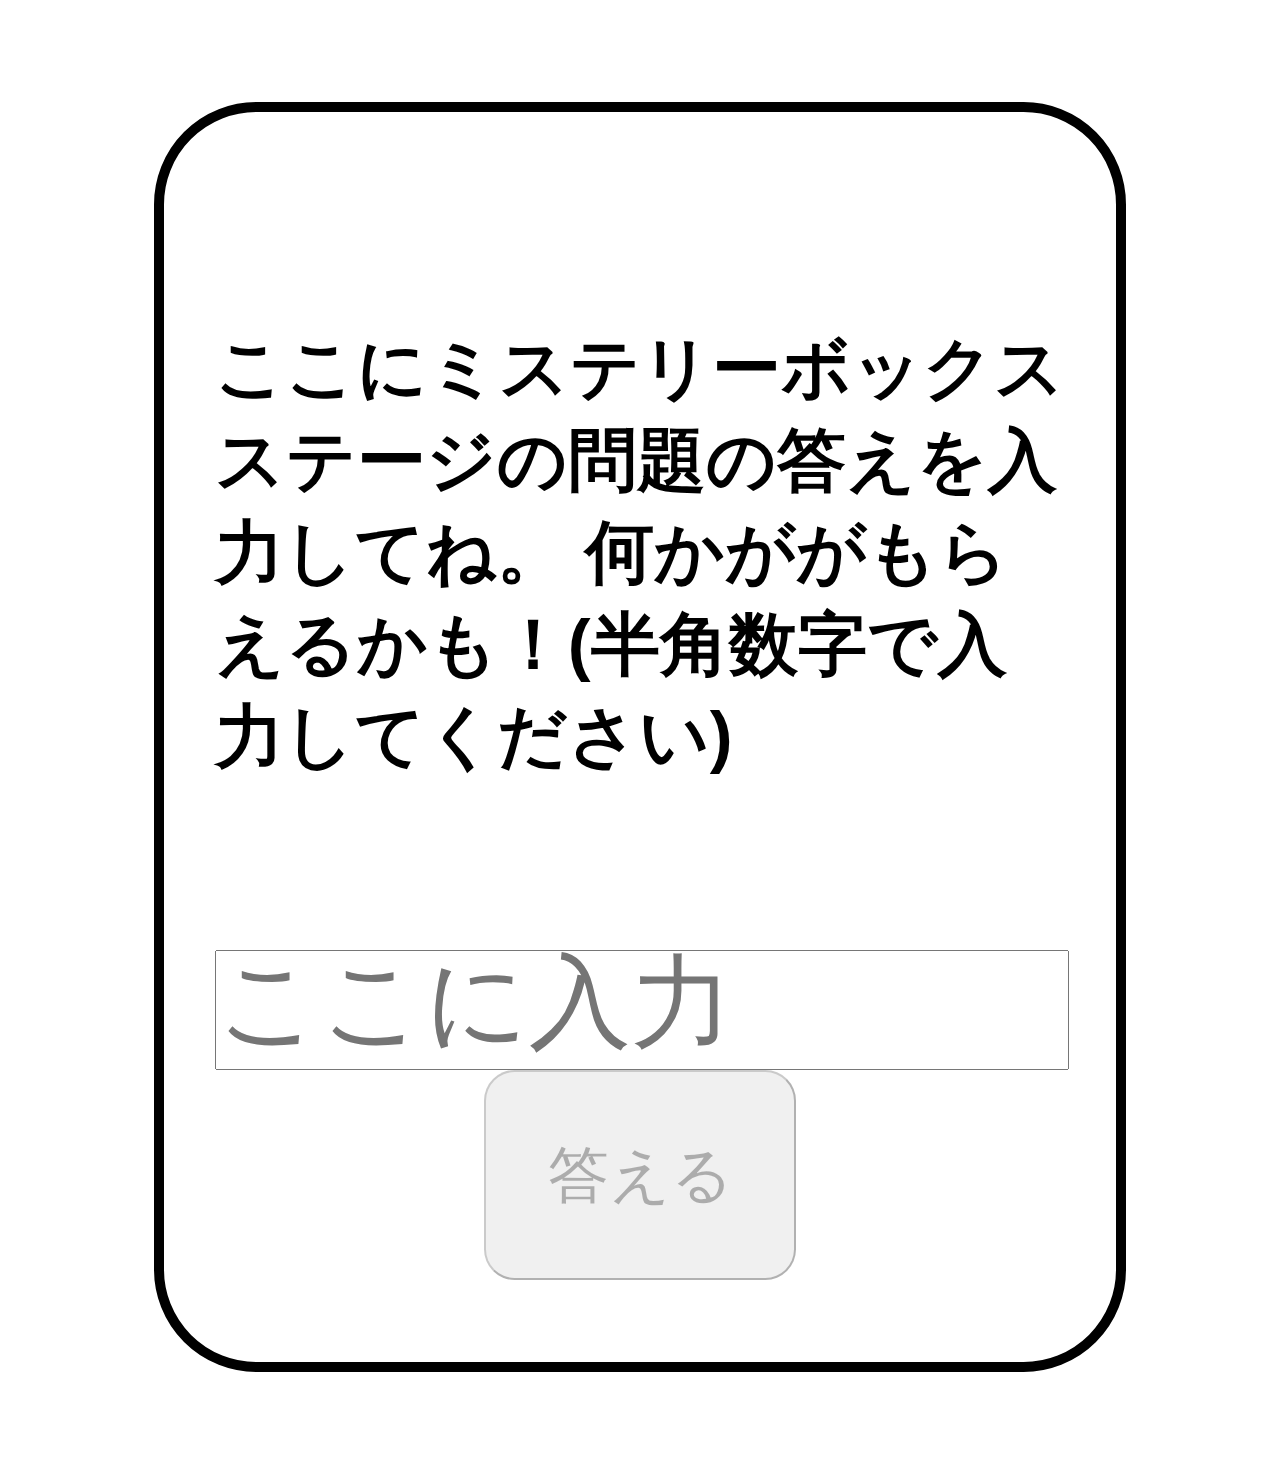
<file: hints/box_answer.html>
<!DOCTYPE html>
<html lang="ja">
<head>
    <meta charset="UTF-8">
    <meta name="viewport" content="width=device-width, initial-scale=1.0">
    <link href="style.css" rel="stylesheet">
    <title>ミステリーボックス回答</title>
</head>
<body>
    <div class="div-box">
        <h6>
            ここにミステリーボックスステージの問題の答えを入力してね。
            何かががもらえるかも！(半角数字で入力してください)
        </h6>
        <input id="ans-enter" type="text" placeholder="ここに入力">
        <div class="note center_text" id="interval" style="display:none">
            回答禁止中です(約10秒)
        </div>
        <button id="ans-trg" class="center_block green-button" disabled>答える</button>
    </div>
    <script src="https://code.jquery.com/jquery-3.7.1.slim.min.js"></script>
    <script>
        $("#ans-enter").on("input",()=>{
            let ans = $("#ans-enter").val();
            //空白削除
            ans = ans.replace(/ /g,"").replace(/　/g,"");
            $("#ans-enter").val(ans);
            if (ans.length > 0 && ABLE_ANS){
                $("#ans-trg").attr("disabled",false);
            }else{
                $("#ans-trg").attr("disabled",true);
            }
        });
        $("#ans-trg").on("click",()=>{
            if($("#ans-enter").val() == "2"){
                alert("正解！");
                window.location.href = "./9b9f676e-7ce1-42f6-a143-9061be155afc.html";
            }else{
                alert("不正解…");
                $("#interval").show();
                $("#ans-trg").attr("disabled",true);
                ABLE_ANS = false;
                setTimeout(()=>{
                    ABLE_ANS = true;
                    $("#interval").hide();
                    if($("#ans-enter").val()){
                        $("#ans-trg").attr("disabled",false);
                    }
                },10000);
            }
        });
        window.ABLE_ANS = true;
    </script>
</body>
</html>
</file>
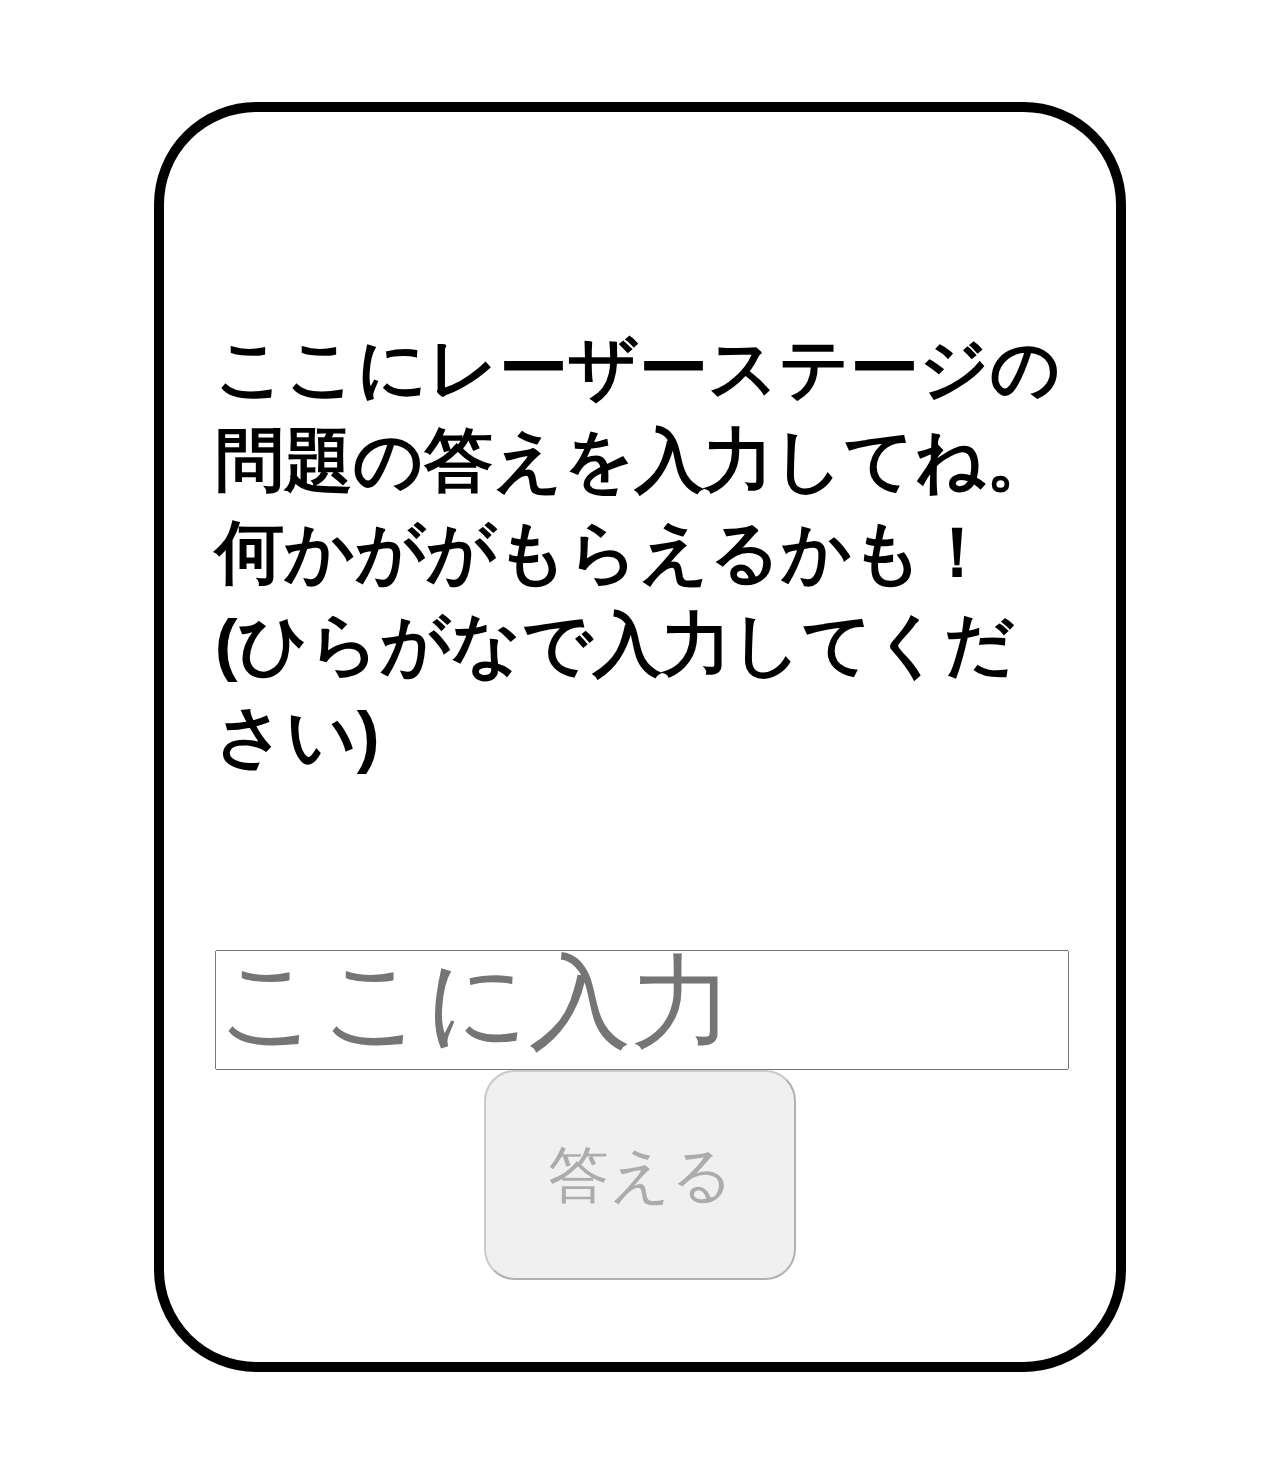
<file: hints/laser_answer.html>
<!DOCTYPE html>
<html lang="ja">
<head>
    <meta charset="UTF-8">
    <meta name="viewport" content="width=device-width, initial-scale=1.0">
    <link href="style.css" rel="stylesheet">
    <title>レーザー回答</title>
</head>
<body>
    <div class="div-box">
        <h6>
            ここにレーザーステージの問題の答えを入力してね。
            何かががもらえるかも！(ひらがなで入力してください)
        </h6>
        <input id="ans-enter" type="text" placeholder="ここに入力">
        <div class="note center_text" id="interval" style="display:none">
            回答禁止中です(約10秒)
        </div>
        <button id="ans-trg" class="center_block green-button" disabled>答える</button>
    </div>
    <script src="https://code.jquery.com/jquery-3.7.1.slim.min.js"></script>
    <script>
        $("#ans-enter").on("input",()=>{
            let ans = $("#ans-enter").val();
            //空白削除
            ans = ans.replace(/ /g,"").replace(/　/g,"");
            $("#ans-enter").val(ans);
            if (ans.length > 0 && ABLE_ANS){
                $("#ans-trg").attr("disabled",false);
            }else{
                $("#ans-trg").attr("disabled",true);
            }
        });
        $("#ans-trg").on("click",()=>{
            if($("#ans-enter").val() == "かいぐん"){
                alert("正解！");
                window.location.href = "./743696eb-e8df-4320-ab6e-5083070b76a0.html";
            }else{
                alert("不正解…");
                $("#interval").show();
                $("#ans-trg").attr("disabled",true);
                ABLE_ANS = false;
                setTimeout(()=>{
                    ABLE_ANS = true;
                    $("#interval").hide();
                    if($("#ans-enter").val()){
                        $("#ans-trg").attr("disabled",false);
                    }
                },10000);
            }
        });
        window.ABLE_ANS = true;
    </script>
</body>
</html>
</file>
<file: admin/style.css>
body{
    font-family: serif;
    font-size: 3vw;
    margin: 0px;
}
.div-box{
    margin: 1em;
    padding: 0.5em;
    border: 0.1em solid #000;
}
.empty{
    color: #3060ff;
}
.full{
    color: #ff3060;
}
.wait{
    color: #d0d0d0;
}
button {
	margin-bottom: .5em;
	padding: 1em;
	font-size: .6em;
	border-radius: .5em;
}
#reload-trg{
    position: absolute;
    right: 1em;
    top: 1em;
}

.mono{
    font-family: monospace;
    font-size: 0.8em;
}

.alert {
	position: fixed;
	left: 0;
	top: 0;
	width: 100%;
	height: 100%;
	background-color: #00000083;
}

.alert #message {
	font-size: 1.5em;
	position: fixed;
	left: 0%;
	top: 20%;
	width: 100%;
	text-align: center;
	text-shadow: 2px 2px 0 #fff;
}

.alert #state_indicator {
	font-size: 1em;
	position: fixed;
	left: 0%;
	top: 60%;
	width: 100%;
	text-align: center;
}
.dialog {
	position: fixed;
	background-color: #fff;
	width: 64vw;
	top: 20vh;
	left: 10vw;
	padding: 8vw;
	border-radius: 1em;
}

input[type=text] ,select{
	font-size: 1em;
	width: 100%;
	font-family: monospace;
	padding: 0;
}
</file>
<file: introduction/style.css>
body{
    margin: 0px;
    padding: 0px;
    font-size: 8vw;
}
.ocean{
    width: 100vw;
    margin-top: -1em;
}
.title_banner{
    width: 100vw;
    margin: 0px;
}
.explain_text{
    font-size: 1em;
    width: 100%;
    text-align: center;
    font-family: sans-serif;

}
.next_page{
    background-color: lightgray;
    display: block;
    margin-left: auto;
    margin-right: auto;
    margin-top:0;
    margin-bottom: 2em;
    padding: 1em;
    font-size: 0.6em;
    border-radius: 0.5em;
}

.next_page:active{
    background-color: gray;
    display: block;
    margin: auto;
    padding: 1em;
    font-size: 0.6em;
    border-radius: 0.5em;
}

.credit{
    font-size: 1em;
    color: #dddddd;
}
.play-txt{
    font-size: 2em;
    color:#fff;
    text-shadow:
    3px 3px 0 #f00,
    -3px 3px 0 #f00,
    -3px -3px 0 #f00,
    3px -3px 0 #f00;
}
</file>
<file: rule/style.css>
body{
    margin: 0px;
    padding: 0px;
    font-size: 8vw;
}
.explain_text{
    font-size: 0.7em;
    width: 100%;
    text-shadow: #fff 0 0 0.2em; 
    text-align: center;
    font-family: sans-serif;

}
.next_page{
    background-color: lightgray;
    display: block;
    margin-left: auto;
    margin-right: auto;
    margin-top:0;
    margin-bottom: 2em;
    padding: 1em;
    font-size: 0.6em;
    border-radius: 0.5em;
}

.next_page:active{
    background-color: gray;
    display: block;
    margin: auto;
    padding: 1em;
    font-size: 0.6em;
    border-radius: 0.5em;
}

.credit{
    font-size: 1em;
    color: #dddddd;
}
.play-txt{
    font-size: 2em;
    color:#fff;
    text-shadow: 3px 3px 0 #f00;
}
.simple-box{
    border: #ddd solid 0.05em;
    border-radius: 0.5em;
    margin: 1em;
}
</file>
<file: hints/style.css>
body {
	margin: 0.5em;
	font-size: 8vw;
	font-family: sans-serif;
}

.div-box{
    margin: 1em;
    padding: 0.5em;
    border: 0.1em solid #000;
    border-radius: 1em;
}

input[type=text] {
	font-size: 1em;
	width: 100%;
	font-family: monospace;
	padding: 0;
}

.center_text {
	width: 100%;
	text-align: center;
}

.green-button {
	background-color: #50f050;
}

.green-button:active {
	background-color: #3eb73e;
}

.green-button:disabled {
	background-color: #f0f0f0;
}

.center_block {
	display: block;
	margin-left: auto;
	margin-right: auto;
}

button {
	margin-bottom: .5em;
	padding: 1em;
	font-size: .6em;
	border-radius: .5em;
}

.note {
	color: gray;
	font-size: .5em;
}
img{
    width: 100%;
}
</file>
